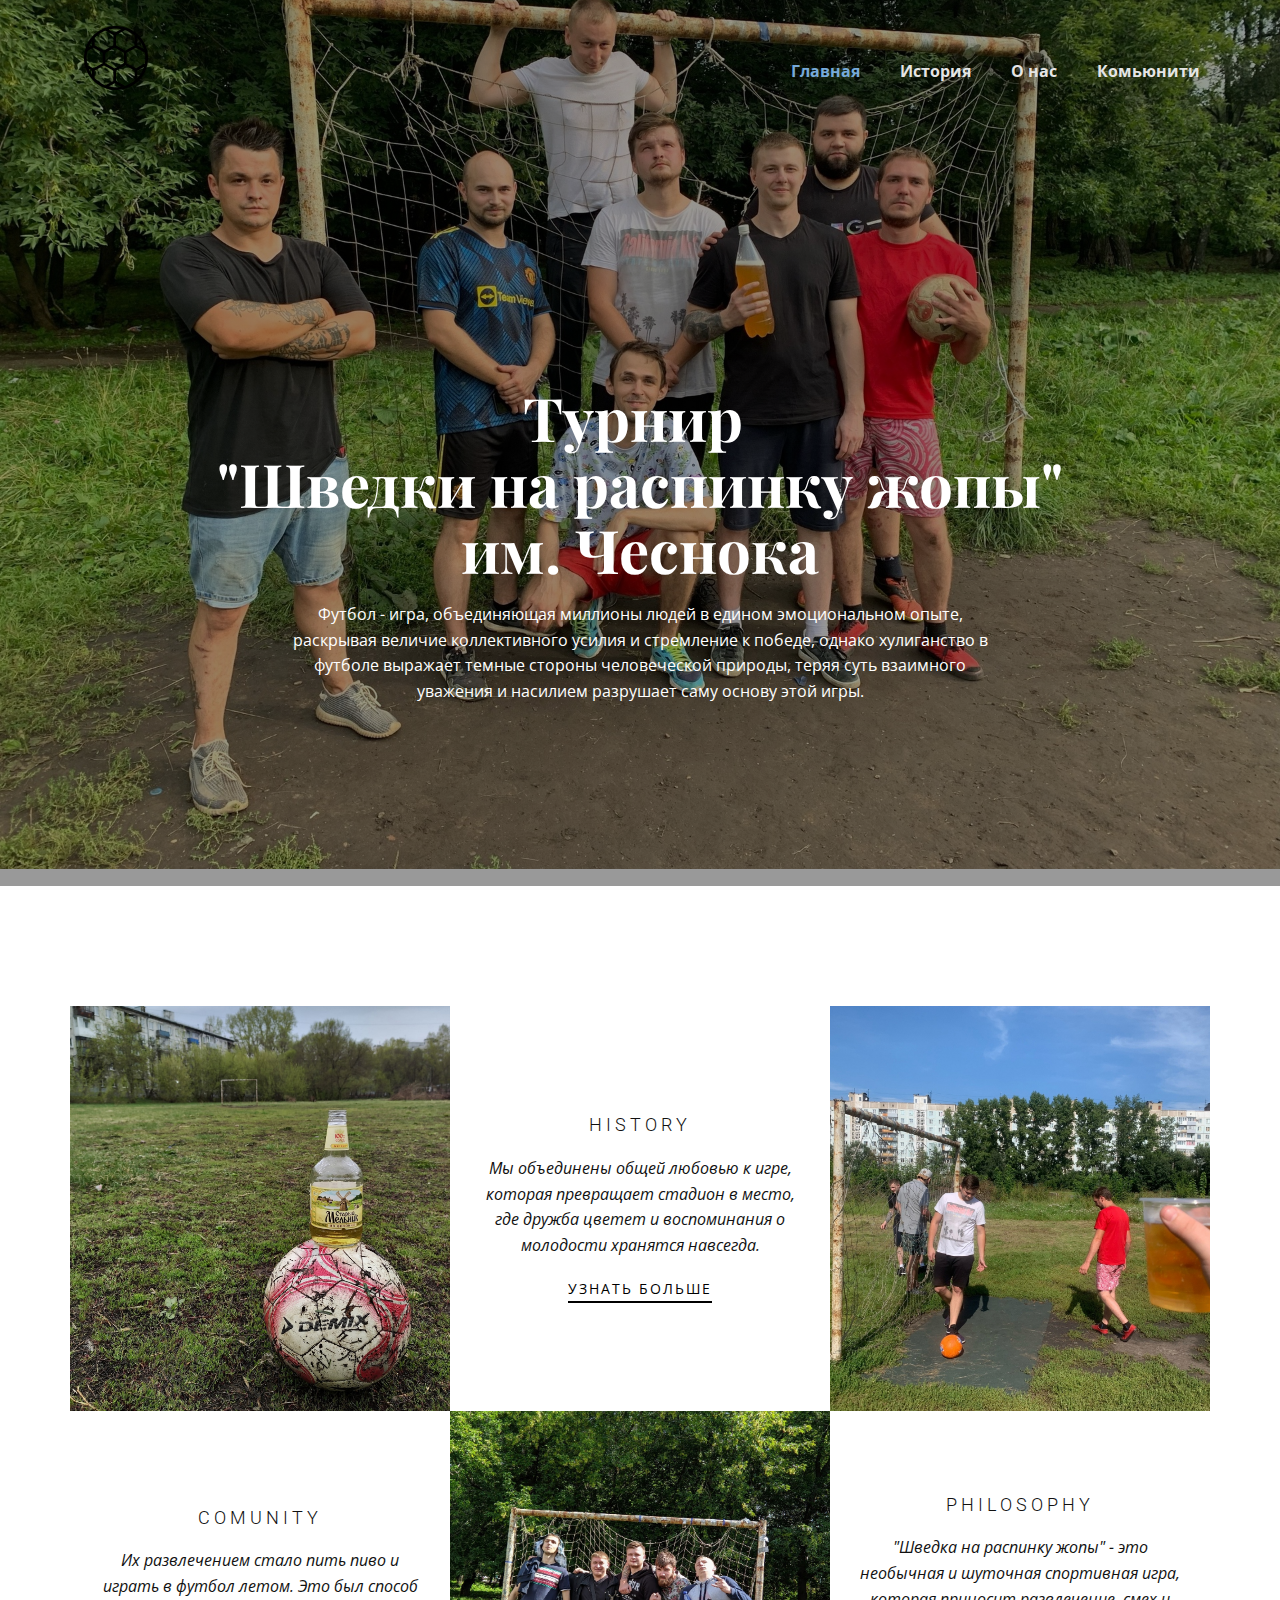
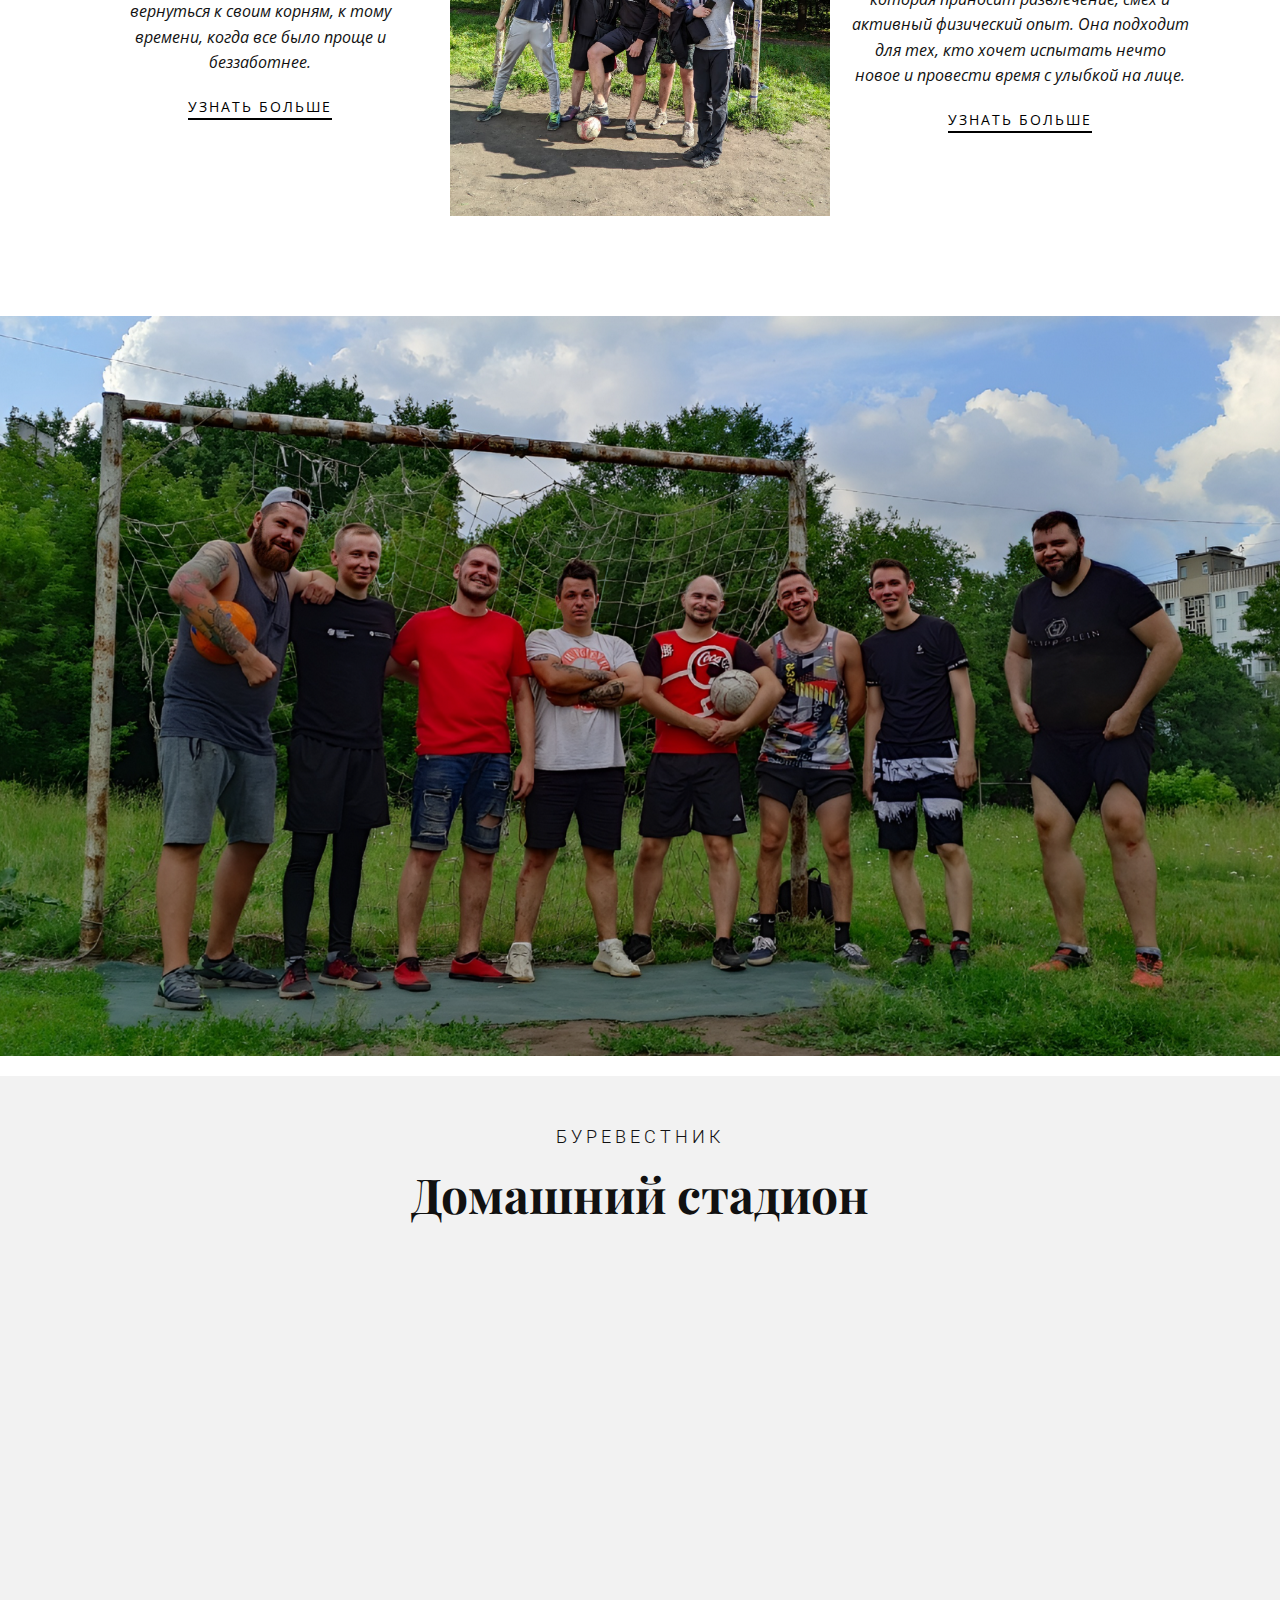
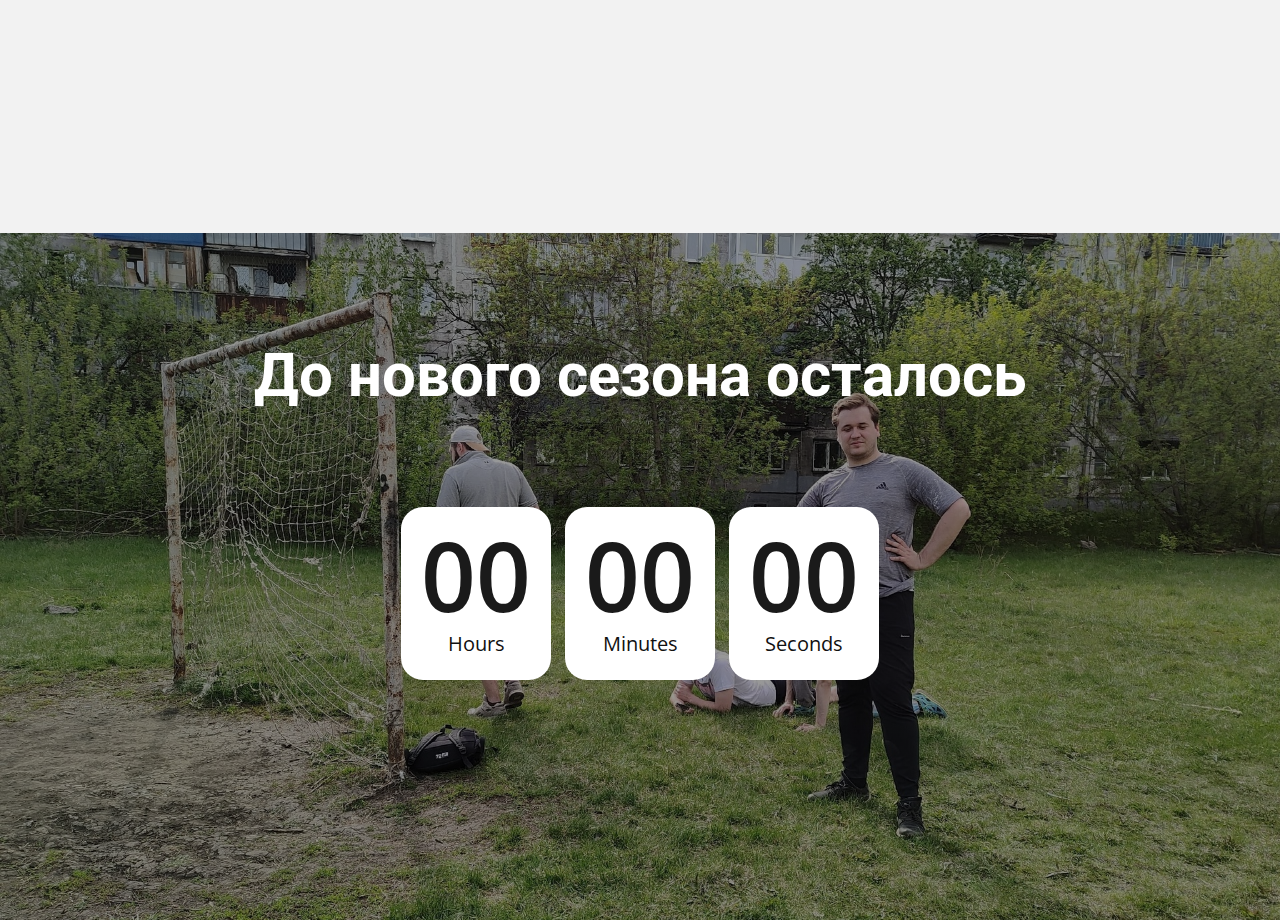
<file: index.html>
<!DOCTYPE html>
<html style="font-size: 16px;" lang="ru"><head>
    <meta name="viewport" content="width=device-width, initial-scale=1.0">
    <meta charset="utf-8">
    <meta name="keywords" content="One Step to Making a Good Start, Delicious From The Chef, Health is the most precious, Reviews, Learn&nbsp;Cooking&nbsp;Online">
    <meta name="description" content="">
    <title>Главная</title>
    <link rel="stylesheet" href="nicepage.css" media="screen">
<link rel="stylesheet" href="Главная.css" media="screen">
    <script class="u-script" type="text/javascript" src="jquery.js" defer=""></script>
    <script class="u-script" type="text/javascript" src="nicepage.js" defer=""></script>
    <meta name="generator" content="Nicepage 6.2.1, nicepage.com">
    <link id="u-theme-google-font" rel="stylesheet" href="https://fonts.googleapis.com/css?family=Roboto:100,100i,300,300i,400,400i,500,500i,700,700i,900,900i|Open+Sans:300,300i,400,400i,500,500i,600,600i,700,700i,800,800i">
    <link id="u-page-google-font" rel="stylesheet" href="https://fonts.googleapis.com/css?family=Playfair+Display:400,400i,500,500i,600,600i,700,700i,800,800i,900,900i">
    
    
    
    
    
    
    
    <script type="application/ld+json">{
		"@context": "http://schema.org",
		"@type": "Organization",
		"name": "",
		"logo": "images/pngwing.com.png"
}</script>
    <meta name="theme-color" content="#478ac9">
    <meta property="og:title" content="Главная">
    <meta property="og:type" content="website">
  <meta data-intl-tel-input-cdn-path="intlTelInput/"></head>
  <body data-home-page="Главная.html" data-home-page-title="Главная" data-path-to-root="./" data-include-products="false" class="u-body u-overlap u-xl-mode" data-lang="ru"><header class="u-clearfix u-header u-header" id="sec-965c"><div class="u-clearfix u-sheet u-sheet-1">

<!-- Yandex.Metrika counter -->
<script type="text/javascript" >
   (function(m,e,t,r,i,k,a){m[i]=m[i]||function(){(m[i].a=m[i].a||[]).push(arguments)};
   m[i].l=1*new Date();
   for (var j = 0; j < document.scripts.length; j++) {if (document.scripts[j].src === r) { return; }}
   k=e.createElement(t),a=e.getElementsByTagName(t)[0],k.async=1,k.src=r,a.parentNode.insertBefore(k,a)})
   (window, document, "script", "https://mc.yandex.ru/metrika/tag.js", "ym");

   ym(96059435, "init", {
        clickmap:true,
        trackLinks:true,
        accurateTrackBounce:true,
        webvisor:true
   });
</script>
<noscript><div><img src="https://mc.yandex.ru/watch/96059435" style="position:absolute; left:-9999px;" alt="" /></div></noscript>
<!-- /Yandex.Metrika counter -->


        <a href="https://nicepage.com" class="u-image u-logo u-image-1" data-image-width="512" data-image-height="512">
          <img src="images/pngwing.com.png" class="u-logo-image u-logo-image-1">
        </a>
        <nav class="u-menu u-menu-one-level u-offcanvas u-menu-1" data-responsive-from="MD">
          <div class="menu-collapse" style="font-size: 1rem; letter-spacing: 0px; font-weight: 700;">
            <a class="u-button-style u-custom-active-border-color u-custom-active-color u-custom-border u-custom-border-color u-custom-borders u-custom-color u-custom-hover-border-color u-custom-hover-color u-custom-left-right-menu-spacing u-custom-padding-bottom u-custom-text-active-color u-custom-text-color u-custom-text-hover-color u-custom-top-bottom-menu-spacing u-nav-link u-text-active-palette-1-base u-text-hover-palette-2-base u-text-palette-1-light-2" href="#">
              <svg class="u-svg-link" viewBox="0 0 24 24"><use xmlns:xlink="http://www.w3.org/1999/xlink" xlink:href="#menu-hamburger"></use></svg>
              <svg class="u-svg-content" version="1.1" id="menu-hamburger" viewBox="0 0 16 16" x="0px" y="0px" xmlns:xlink="http://www.w3.org/1999/xlink" xmlns="http://www.w3.org/2000/svg"><g><rect y="1" width="16" height="2"></rect><rect y="7" width="16" height="2"></rect><rect y="13" width="16" height="2"></rect>
</g></svg>
            </a>
          </div>
          <div class="u-custom-menu u-nav-container">
            <ul class="u-nav u-spacing-20 u-unstyled u-nav-1"><li class="u-nav-item"><a class="u-border-active-palette-1-base u-border-hover-palette-1-base u-button-style u-nav-link u-text-active-palette-1-light-1 u-text-grey-10 u-text-hover-palette-1-light-2" href="Главная.html" style="padding: 10px;">Главная</a>
</li><li class="u-nav-item"><a class="u-border-active-palette-1-base u-border-hover-palette-1-base u-button-style u-nav-link u-text-active-palette-1-light-1 u-text-grey-10 u-text-hover-palette-1-light-2" href="История.html" style="padding: 10px;">История</a>
</li><li class="u-nav-item"><a class="u-border-active-palette-1-base u-border-hover-palette-1-base u-button-style u-nav-link u-text-active-palette-1-light-1 u-text-grey-10 u-text-hover-palette-1-light-2" href="О-нас.html" style="padding: 10px;">О нас</a>
</li><li class="u-nav-item"><a class="u-border-active-palette-1-base u-border-hover-palette-1-base u-button-style u-nav-link u-text-active-palette-1-light-1 u-text-grey-10 u-text-hover-palette-1-light-2" href="Комьюнити.html" style="padding: 10px;">Комьюнити</a>
</li></ul>
          </div>
          <div class="u-custom-menu u-nav-container-collapse">
            <div class="u-black u-container-style u-inner-container-layout u-opacity u-opacity-95 u-sidenav">
              <div class="u-inner-container-layout u-sidenav-overflow">
                <div class="u-menu-close"></div>
                <ul class="u-align-center u-nav u-popupmenu-items u-unstyled u-nav-2"><li class="u-nav-item"><a class="u-button-style u-nav-link" href="Главная.html">Главная</a>
</li><li class="u-nav-item"><a class="u-button-style u-nav-link" href="История.html">История</a>
</li><li class="u-nav-item"><a class="u-button-style u-nav-link" href="О-нас.html">О нас</a>
</li><li class="u-nav-item"><a class="u-button-style u-nav-link" href="Комьюнити.html">Комьюнити</a>
</li></ul>
              </div>
            </div>
            <div class="u-black u-menu-overlay u-opacity u-opacity-70"></div>
          </div>
        </nav>
      </div></header>
    <section class="skrollable u-align-center u-clearfix u-image u-parallax u-shading u-section-1" id="carousel_548d" data-image-width="2560" data-image-height="1920">
      <div class="u-clearfix u-sheet u-sheet-1">
        <h1 class="u-custom-font u-font-playfair-display u-text u-text-1">Турнир&nbsp;<br>"Шведки на распинку жопы" им. Чеснока
        </h1>
        <p class="u-text u-text-2"> Футбол - игра, объединяющая миллионы людей в едином эмоциональном опыте, раскрывая величие коллективного усилия и стремление к победе, однако хулиганство в футболе выражает темные стороны человеческой природы, теряя суть взаимного уважения и насилием разрушает саму основу этой игры.</p>
      </div>
    </section>
    <section class="u-clearfix u-section-2" id="carousel_2722">
      <div class="u-clearfix u-sheet u-sheet-1">
        <div class="data-layout-selected u-clearfix u-expanded-width u-layout-wrap u-layout-wrap-1">
          <div class="u-layout">
            <div class="u-layout-col">
              <div class="u-size-30">
                <div class="u-layout-row">
                  <div class="u-container-style u-image u-layout-cell u-left-cell u-size-20 u-image-1" data-image-width="1620" data-image-height="2160">
                    <div class="u-container-layout u-container-layout-1"></div>
                  </div>
                  <div class="u-container-style u-layout-cell u-size-20 u-layout-cell-2">
                    <div class="u-container-layout u-valign-middle u-container-layout-2">
                      <h6 class="u-align-center u-text u-text-default u-text-1">history</h6>
                      <p class="u-align-center u-text u-text-default u-text-2"> Мы объединены общей любовью к игре, которая превращает стадион в место, где дружба цветет и воспоминания о молодости хранятся навсегда.</p>
                      <a href="История.html" class="u-active-none u-border-2 u-border-black u-border-no-left u-border-no-right u-border-no-top u-btn u-btn-rectangle u-button-style u-hover-none u-none u-btn-1">Узнать больше</a>
                    </div>
                  </div>
                  <div class="u-container-style u-image u-layout-cell u-right-cell u-size-20 u-image-2" data-image-width="2560" data-image-height="1920">
                    <div class="u-container-layout u-container-layout-3"></div>
                  </div>
                </div>
              </div>
              <div class="u-size-30">
                <div class="u-layout-row">
                  <div class="u-container-style u-layout-cell u-left-cell u-size-20 u-layout-cell-4">
                    <div class="u-container-layout u-valign-middle u-container-layout-4">
                      <h6 class="u-align-center u-text u-text-default u-text-3">comunity</h6>
                      <p class="u-align-center u-text u-text-default u-text-4"> Их развлечением стало пить пиво и играть в футбол летом. Это был способ вернуться к своим корням, к тому времени, когда все было проще и беззаботнее.</p>
                      <a href="Комьюнити.html" class="u-active-none u-border-2 u-border-black u-border-no-left u-border-no-right u-border-no-top u-btn u-btn-rectangle u-button-style u-hover-none u-none u-btn-2">Узнать больше</a>
                    </div>
                  </div>
                  <div class="u-container-style u-image u-layout-cell u-size-20 u-image-3" data-image-width="1200" data-image-height="1600">
                    <div class="u-container-layout u-container-layout-5"></div>
                  </div>
                  <div class="u-container-style u-layout-cell u-right-cell u-size-20 u-layout-cell-6">
                    <div class="u-container-layout u-valign-middle u-container-layout-6">
                      <h6 class="u-align-center u-text u-text-default u-text-5">philosophy</h6>
                      <p class="u-align-center u-text u-text-6"> "Шведка на распинку жопы" - это необычная и шуточная спортивная игра, которая приносит развлечение, смех и активный физический опыт. Она подходит для тех, кто хочет испытать нечто новое и провести время с улыбкой на лице.</p>
                      <a href="О-нас.html" class="u-active-none u-border-2 u-border-black u-border-no-left u-border-no-right u-border-no-top u-btn u-btn-rectangle u-button-style u-hover-none u-none u-btn-3">Узнать больше</a>
                    </div>
                  </div>
                </div>
              </div>
            </div>
          </div>
        </div>
      </div>
    </section>
    <section class="u-align-right u-clearfix u-image u-section-3" id="carousel_096e" data-image-width="2399" data-image-height="1211">
      <div class="u-clearfix u-sheet u-sheet-1"></div>
    </section>
    <section class="u-align-center u-clearfix u-grey-5 u-section-4" id="carousel_f940">
      <div class="u-clearfix u-sheet u-sheet-1">
        <h6 class="u-text u-text-default u-text-1">Буревестник</h6>
        <h2 class="u-custom-font u-font-playfair-display u-text u-text-default u-text-2">Домашний стадион</h2>
        <div class="custom-expanded u-clearfix u-custom-html u-expanded-width-lg u-expanded-width-md u-expanded-width-sm u-expanded-width-xl u-custom-html-1">
          <iframe src="https://yandex.ru/map-widget/v1/?um=constructor%3A1d4a1881336e30420cac8c381eba4684f690dc2bc367bed4a1143ee29ae1e648&amp;source=constructor" width="100%" height="515" frameborder="0"></iframe>
        </div>
      </div>
    </section>
    <section class="u-align-center u-clearfix u-image u-shading u-section-5" data-image-width="2560" data-image-height="1920" id="sec-7b32">
      <div class="u-clearfix u-sheet u-sheet-1">
        <h2 class="u-text u-text-default u-text-1"> До нового сезона осталось</h2>
        <div class="u-countdown u-countdown-1" data-target-date="Sat, 01 Jun 2024 02:59:13 GMT" data-type="to-date" data-for="everyone" data-time-left="15755m" data-timer-id="5ce0" data-target-number="100" data-direction="down" data-start-time="Fri Nov 26 2021 19:36:26 GMT+0300 (Москва, стандартное время)" data-frequency="1s" data-after-count="none" data-redirect-url="https://" data-count-animation="slide">
          <div class="u-countdown-wrapper u-spacing-14">
            <div class="u-countdown-item u-countdown-years u-hidden u-radius-22 u-spacing-5 u-white u-countdown-item-1">
              <div class="u-countdown-counter u-spacing-0 u-countdown-counter-1"><div class="u-countdown-number u-text-grey-90">0</div><div class="u-countdown-number u-hidden u-text-grey-90">0</div></div>
              <div class="u-countdown-label u-countdown-label-1">Years</div>
            </div>
            <div class="u-countdown-separator u-hidden u-text-grey-90 u-countdown-separator-1"></div>
            <div class="u-countdown-days u-countdown-item u-radius-22 u-spacing-5 u-white u-countdown-item-2">
              <div class="u-countdown-counter u-spacing-0 u-countdown-counter-2"><div class="u-countdown-number u-text-grey-90">1</div><div class="u-countdown-number u-text-grey-90">4</div><div class="u-countdown-number u-text-grey-90">2</div></div>
              <div class="u-countdown-label u-countdown-label-2">Days</div>
            </div>
            <div class="u-countdown-separator u-text-grey-90 u-countdown-separator-2"></div>
            <div class="u-countdown-hours u-countdown-item u-radius-22 u-spacing-5 u-white u-countdown-item-3">
              <div class="u-countdown-counter u-spacing-0 u-countdown-counter-3"><div class="u-countdown-number u-text-grey-90">1</div><div class="u-countdown-number u-text-grey-90">2</div></div>
              <div class="u-countdown-label u-countdown-label-3">Hours</div>
            </div>
            <div class="u-countdown-separator u-text-grey-90 u-countdown-separator-3"></div>
            <div class="u-countdown-item u-countdown-minutes u-radius-22 u-spacing-5 u-white u-countdown-item-4">
              <div class="u-countdown-counter u-spacing-0 u-countdown-counter-4"><div class="u-countdown-number u-text-grey-90">2</div><div class="u-countdown-number u-text-grey-90">3</div></div>
              <div class="u-countdown-label u-countdown-label-4">Minutes</div>
            </div>
            <div class="u-countdown-separator u-text-grey-90 u-countdown-separator-4"></div>
            <div class="u-countdown-item u-countdown-seconds u-radius-22 u-spacing-5 u-white u-countdown-item-5">
              <div class="u-countdown-counter u-spacing-0 u-countdown-counter-5"><div class="u-countdown-number u-text-grey-90">1</div><div class="u-countdown-number u-text-grey-90">6</div></div>
              <div class="u-countdown-label u-countdown-label-5">Seconds</div>
            </div>
            <div class="u-countdown-separator u-hidden u-text-grey-90 u-countdown-separator-5"></div>
            <div class="u-countdown-item u-countdown-numbers u-hidden u-radius-22 u-spacing-5 u-white u-countdown-item-6">
              <div class="u-countdown-counter u-spacing-0 u-countdown-counter-6"><div class="u-countdown-number u-text-grey-90">0</div><div class="u-countdown-number u-text-grey-90">0</div><div class="u-countdown-number u-text-grey-90">1</div><div class="u-countdown-number u-text-grey-90">0</div><div class="u-countdown-number u-text-grey-90">0</div></div>
              <div class="u-countdown-label u-countdown-label-6">Items</div>
            </div>
          </div>
          <div class="u-countdown-message u-hidden">
            <p>Sorry, the time is up.</p>
          </div>
        </div>
      </div>
    </section>
    
    
    
    
  
</body></html>
</file>
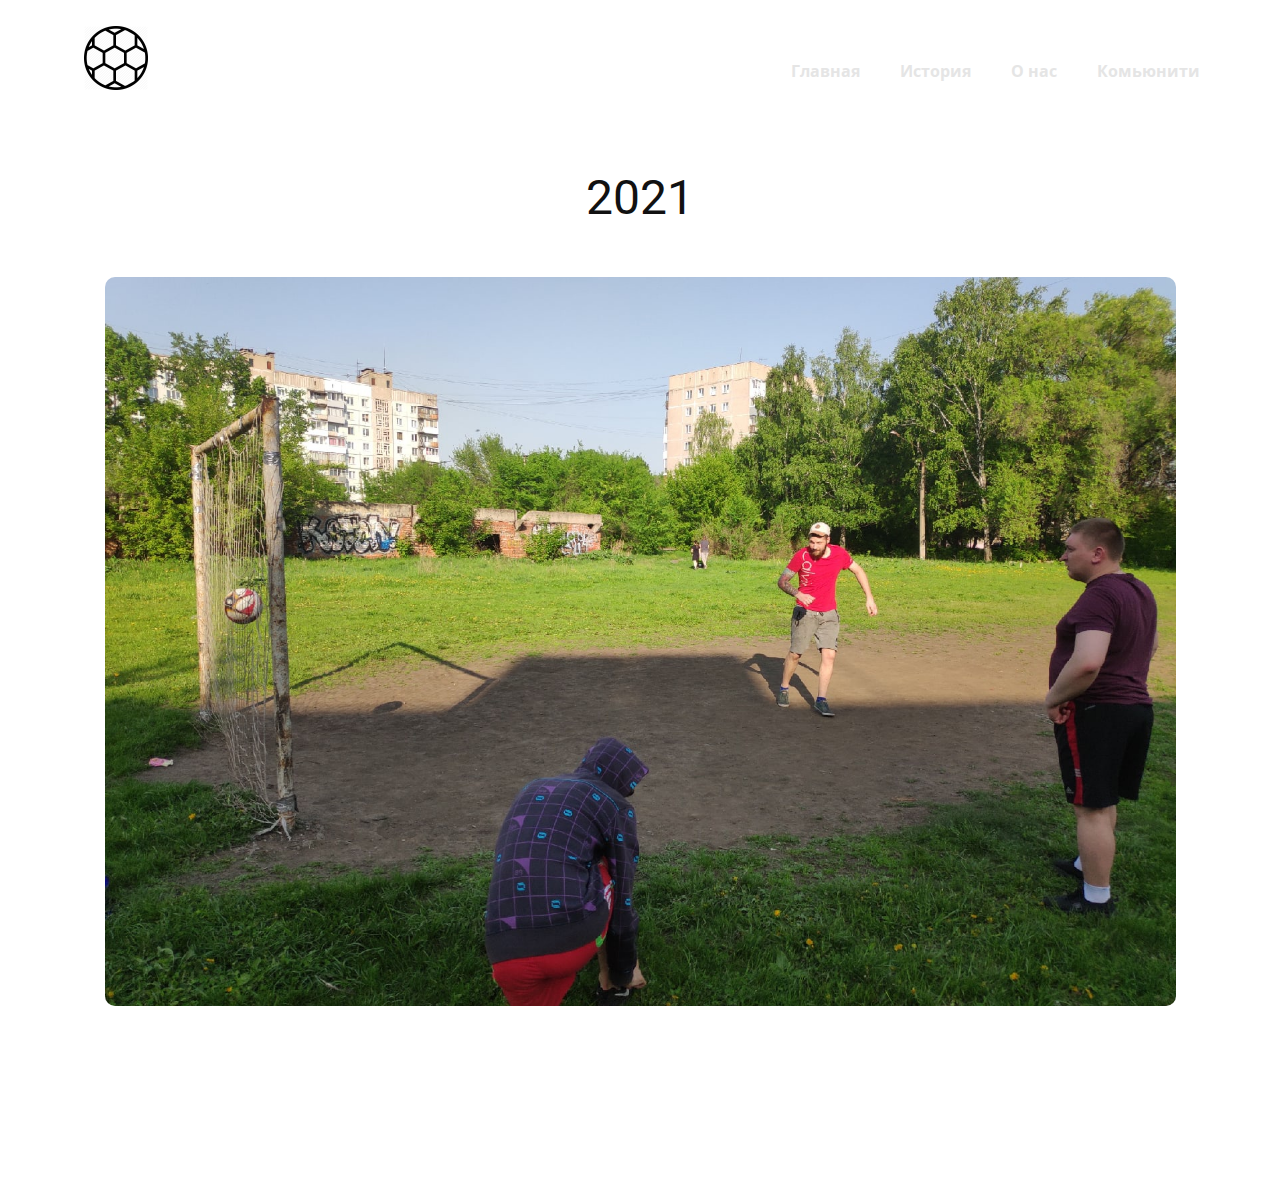
<file: 2021.html>
<!DOCTYPE html>
<html style="font-size: 16px;" lang="ru"><head>
    <meta name="viewport" content="width=device-width, initial-scale=1.0">
    <meta charset="utf-8">
    <meta name="keywords" content="2023">
    <meta name="description" content="">
    <title>2021</title>
    <link rel="stylesheet" href="nicepage.css" media="screen">
<link rel="stylesheet" href="2021.css" media="screen">
    <script class="u-script" type="text/javascript" src="jquery.js" defer=""></script>
    <script class="u-script" type="text/javascript" src="nicepage.js" defer=""></script>
    <meta name="generator" content="Nicepage 6.2.1, nicepage.com">
    <link id="u-theme-google-font" rel="stylesheet" href="https://fonts.googleapis.com/css?family=Roboto:100,100i,300,300i,400,400i,500,500i,700,700i,900,900i|Open+Sans:300,300i,400,400i,500,500i,600,600i,700,700i,800,800i">
    
    
    
    <script type="application/ld+json">{
		"@context": "http://schema.org",
		"@type": "Organization",
		"name": "",
		"logo": "images/pngwing.com.png"
}</script>
    <meta name="theme-color" content="#478ac9">
    <meta property="og:title" content="2021">
    <meta property="og:type" content="website">
  <meta data-intl-tel-input-cdn-path="intlTelInput/"></head>
  <body data-path-to-root="./" data-include-products="false" class="u-body u-xl-mode" data-lang="ru"><header class="u-clearfix u-header u-header" id="sec-965c"><div class="u-clearfix u-sheet u-sheet-1">
        <a href="https://nicepage.com" class="u-image u-logo u-image-1" data-image-width="512" data-image-height="512">
          <img src="images/pngwing.com.png" class="u-logo-image u-logo-image-1">
        </a>
        <nav class="u-menu u-menu-one-level u-offcanvas u-menu-1" data-responsive-from="MD">
          <div class="menu-collapse" style="font-size: 1rem; letter-spacing: 0px; font-weight: 700;">
            <a class="u-button-style u-custom-active-border-color u-custom-active-color u-custom-border u-custom-border-color u-custom-borders u-custom-color u-custom-hover-border-color u-custom-hover-color u-custom-left-right-menu-spacing u-custom-padding-bottom u-custom-text-active-color u-custom-text-color u-custom-text-hover-color u-custom-top-bottom-menu-spacing u-nav-link u-text-active-palette-1-base u-text-hover-palette-2-base u-text-palette-1-light-2" href="#">
              <svg class="u-svg-link" viewBox="0 0 24 24"><use xmlns:xlink="http://www.w3.org/1999/xlink" xlink:href="#menu-hamburger"></use></svg>
              <svg class="u-svg-content" version="1.1" id="menu-hamburger" viewBox="0 0 16 16" x="0px" y="0px" xmlns:xlink="http://www.w3.org/1999/xlink" xmlns="http://www.w3.org/2000/svg"><g><rect y="1" width="16" height="2"></rect><rect y="7" width="16" height="2"></rect><rect y="13" width="16" height="2"></rect>
</g></svg>
            </a>
          </div>
          <div class="u-custom-menu u-nav-container">
            <ul class="u-nav u-spacing-20 u-unstyled u-nav-1"><li class="u-nav-item"><a class="u-border-active-palette-1-base u-border-hover-palette-1-base u-button-style u-nav-link u-text-active-palette-1-light-1 u-text-grey-10 u-text-hover-palette-1-light-2" href="Главная.html" style="padding: 10px;">Главная</a>
</li><li class="u-nav-item"><a class="u-border-active-palette-1-base u-border-hover-palette-1-base u-button-style u-nav-link u-text-active-palette-1-light-1 u-text-grey-10 u-text-hover-palette-1-light-2" href="История.html" style="padding: 10px;">История</a>
</li><li class="u-nav-item"><a class="u-border-active-palette-1-base u-border-hover-palette-1-base u-button-style u-nav-link u-text-active-palette-1-light-1 u-text-grey-10 u-text-hover-palette-1-light-2" href="О-нас.html" style="padding: 10px;">О нас</a>
</li><li class="u-nav-item"><a class="u-border-active-palette-1-base u-border-hover-palette-1-base u-button-style u-nav-link u-text-active-palette-1-light-1 u-text-grey-10 u-text-hover-palette-1-light-2" href="Комьюнити.html" style="padding: 10px;">Комьюнити</a>
</li></ul>
          </div>
          <div class="u-custom-menu u-nav-container-collapse">
            <div class="u-black u-container-style u-inner-container-layout u-opacity u-opacity-95 u-sidenav">
              <div class="u-inner-container-layout u-sidenav-overflow">
                <div class="u-menu-close"></div>
                <ul class="u-align-center u-nav u-popupmenu-items u-unstyled u-nav-2"><li class="u-nav-item"><a class="u-button-style u-nav-link" href="Главная.html">Главная</a>
</li><li class="u-nav-item"><a class="u-button-style u-nav-link" href="История.html">История</a>
</li><li class="u-nav-item"><a class="u-button-style u-nav-link" href="О-нас.html">О нас</a>
</li><li class="u-nav-item"><a class="u-button-style u-nav-link" href="Комьюнити.html">Комьюнити</a>
</li></ul>
              </div>
            </div>
            <div class="u-black u-menu-overlay u-opacity u-opacity-70"></div>
          </div>
        </nav>
      </div></header>
    <section class="u-align-center u-clearfix u-section-1" id="sec-7f35">
      <div class="u-clearfix u-sheet u-sheet-1">
        <h1 class="u-text u-text-default u-text-1">2021</h1>
        <img class="u-expanded-width-xs u-image u-image-round u-radius u-image-1" src="images/7.jpg" data-image-width="1600" data-image-height="1200">
      </div>
    </section>
    
    
    

  
</body></html>
</file>
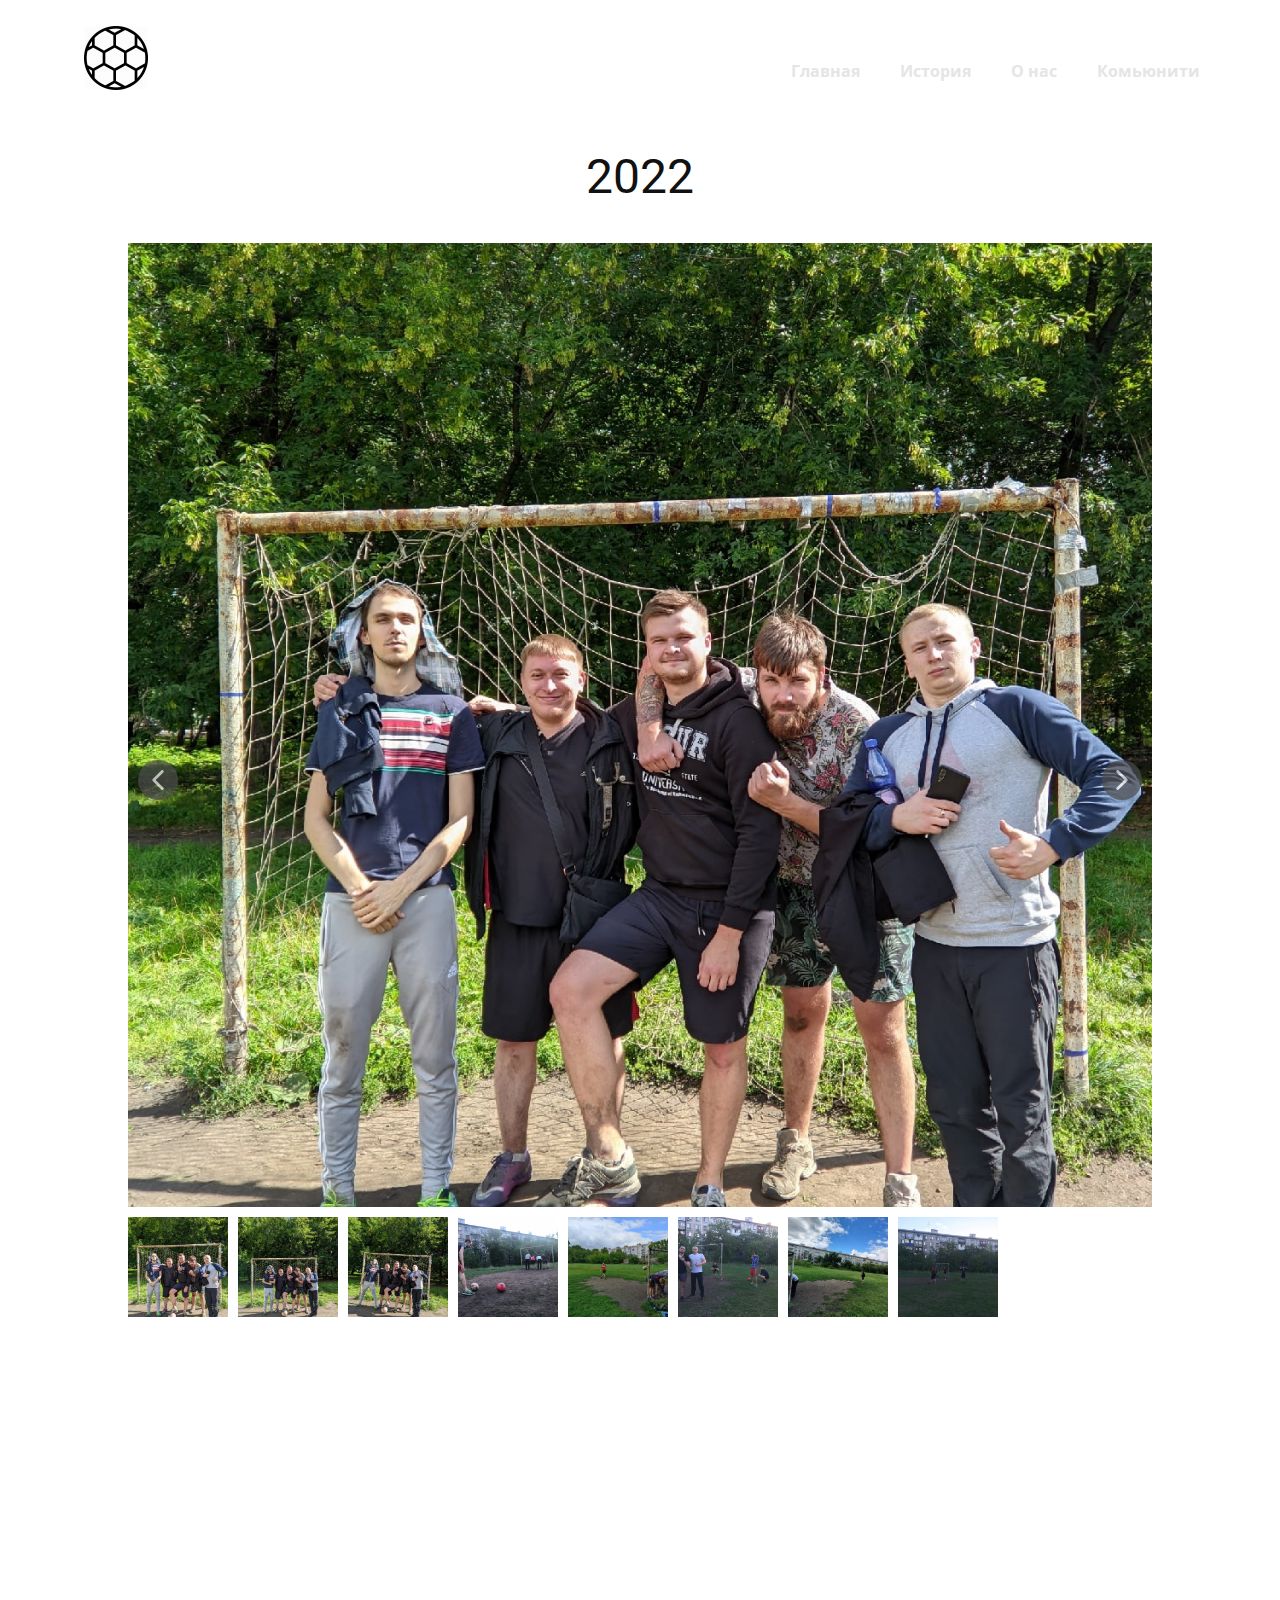
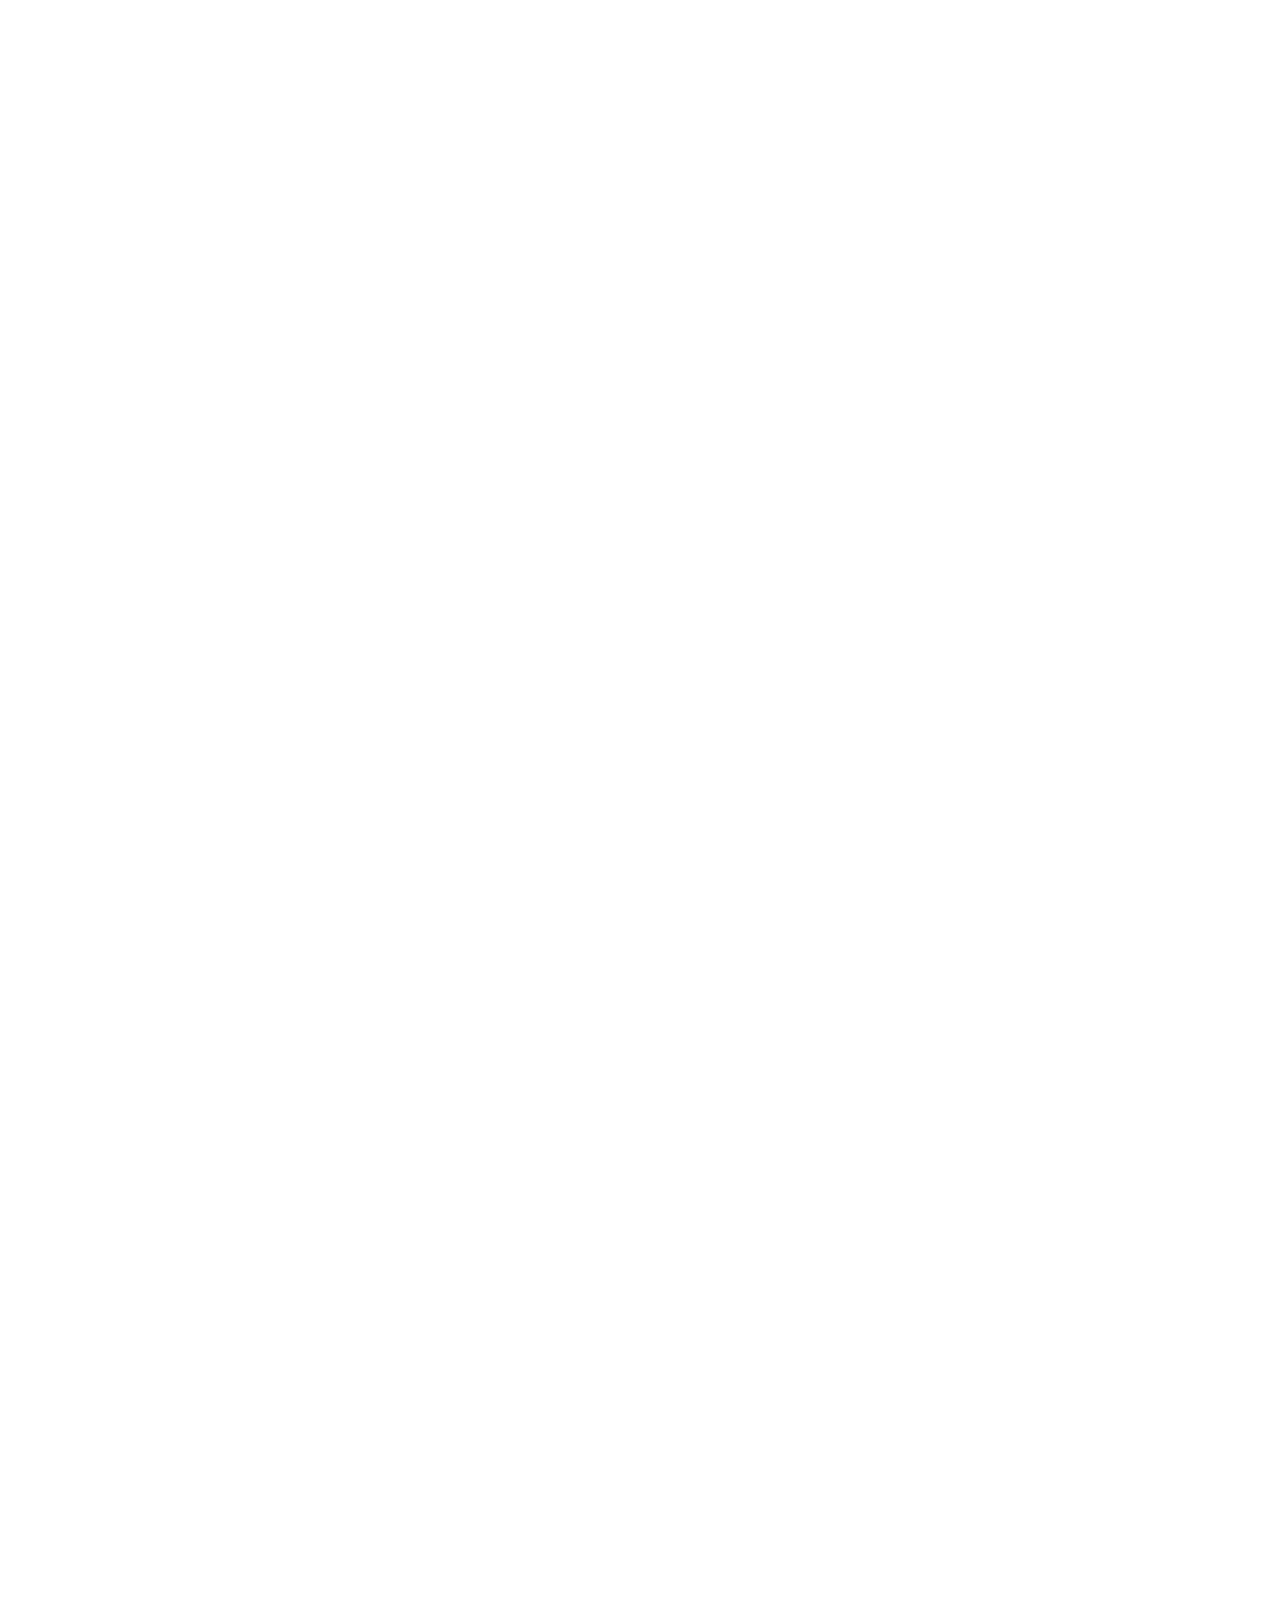
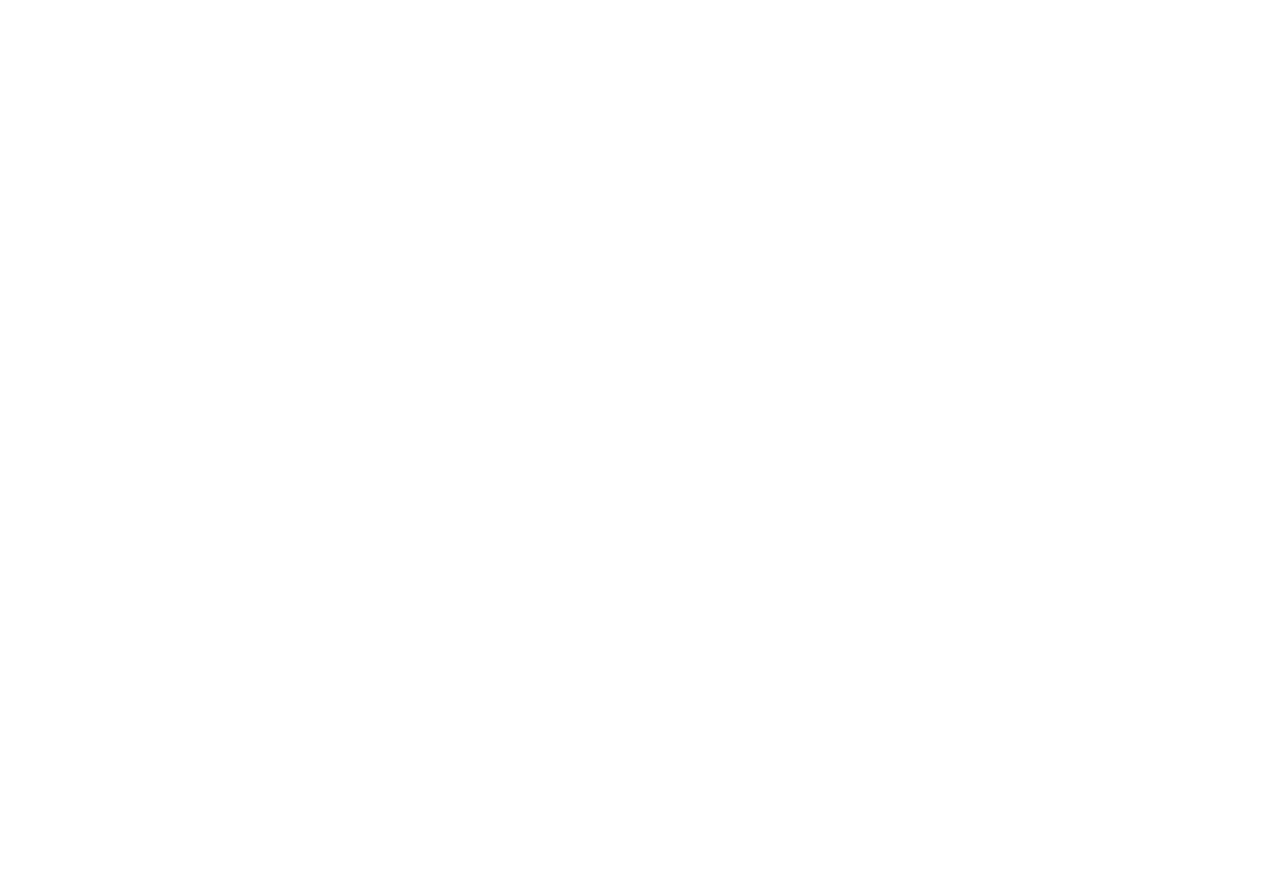
<file: 2022.html>
<!DOCTYPE html>
<html style="font-size: 16px;" lang="ru"><head>
    <meta name="viewport" content="width=device-width, initial-scale=1.0">
    <meta charset="utf-8">
    <meta name="keywords" content="2023">
    <meta name="description" content="">
    <title>2022</title>
    <link rel="stylesheet" href="nicepage.css" media="screen">
<link rel="stylesheet" href="2022.css" media="screen">
    <script class="u-script" type="text/javascript" src="jquery.js" defer=""></script>
    <script class="u-script" type="text/javascript" src="nicepage.js" defer=""></script>
    <meta name="generator" content="Nicepage 6.2.1, nicepage.com">
    <link id="u-theme-google-font" rel="stylesheet" href="https://fonts.googleapis.com/css?family=Roboto:100,100i,300,300i,400,400i,500,500i,700,700i,900,900i|Open+Sans:300,300i,400,400i,500,500i,600,600i,700,700i,800,800i">
    
    
    
    <script type="application/ld+json">{
		"@context": "http://schema.org",
		"@type": "Organization",
		"name": "",
		"logo": "images/pngwing.com.png"
}</script>
    <meta name="theme-color" content="#478ac9">
    <meta property="og:title" content="2022">
    <meta property="og:type" content="website">
  <meta data-intl-tel-input-cdn-path="intlTelInput/"></head>
  <body data-path-to-root="./" data-include-products="false" class="u-body u-xl-mode" data-lang="ru"><header class="u-clearfix u-header u-header" id="sec-965c"><div class="u-clearfix u-sheet u-sheet-1">
        <a href="https://nicepage.com" class="u-image u-logo u-image-1" data-image-width="512" data-image-height="512">
          <img src="images/pngwing.com.png" class="u-logo-image u-logo-image-1">
        </a>
        <nav class="u-menu u-menu-one-level u-offcanvas u-menu-1" data-responsive-from="MD">
          <div class="menu-collapse" style="font-size: 1rem; letter-spacing: 0px; font-weight: 700;">
            <a class="u-button-style u-custom-active-border-color u-custom-active-color u-custom-border u-custom-border-color u-custom-borders u-custom-color u-custom-hover-border-color u-custom-hover-color u-custom-left-right-menu-spacing u-custom-padding-bottom u-custom-text-active-color u-custom-text-color u-custom-text-hover-color u-custom-top-bottom-menu-spacing u-nav-link u-text-active-palette-1-base u-text-hover-palette-2-base u-text-palette-1-light-2" href="#">
              <svg class="u-svg-link" viewBox="0 0 24 24"><use xmlns:xlink="http://www.w3.org/1999/xlink" xlink:href="#menu-hamburger"></use></svg>
              <svg class="u-svg-content" version="1.1" id="menu-hamburger" viewBox="0 0 16 16" x="0px" y="0px" xmlns:xlink="http://www.w3.org/1999/xlink" xmlns="http://www.w3.org/2000/svg"><g><rect y="1" width="16" height="2"></rect><rect y="7" width="16" height="2"></rect><rect y="13" width="16" height="2"></rect>
</g></svg>
            </a>
          </div>
          <div class="u-custom-menu u-nav-container">
            <ul class="u-nav u-spacing-20 u-unstyled u-nav-1"><li class="u-nav-item"><a class="u-border-active-palette-1-base u-border-hover-palette-1-base u-button-style u-nav-link u-text-active-palette-1-light-1 u-text-grey-10 u-text-hover-palette-1-light-2" href="Главная.html" style="padding: 10px;">Главная</a>
</li><li class="u-nav-item"><a class="u-border-active-palette-1-base u-border-hover-palette-1-base u-button-style u-nav-link u-text-active-palette-1-light-1 u-text-grey-10 u-text-hover-palette-1-light-2" href="История.html" style="padding: 10px;">История</a>
</li><li class="u-nav-item"><a class="u-border-active-palette-1-base u-border-hover-palette-1-base u-button-style u-nav-link u-text-active-palette-1-light-1 u-text-grey-10 u-text-hover-palette-1-light-2" href="О-нас.html" style="padding: 10px;">О нас</a>
</li><li class="u-nav-item"><a class="u-border-active-palette-1-base u-border-hover-palette-1-base u-button-style u-nav-link u-text-active-palette-1-light-1 u-text-grey-10 u-text-hover-palette-1-light-2" href="Комьюнити.html" style="padding: 10px;">Комьюнити</a>
</li></ul>
          </div>
          <div class="u-custom-menu u-nav-container-collapse">
            <div class="u-black u-container-style u-inner-container-layout u-opacity u-opacity-95 u-sidenav">
              <div class="u-inner-container-layout u-sidenav-overflow">
                <div class="u-menu-close"></div>
                <ul class="u-align-center u-nav u-popupmenu-items u-unstyled u-nav-2"><li class="u-nav-item"><a class="u-button-style u-nav-link" href="Главная.html">Главная</a>
</li><li class="u-nav-item"><a class="u-button-style u-nav-link" href="История.html">История</a>
</li><li class="u-nav-item"><a class="u-button-style u-nav-link" href="О-нас.html">О нас</a>
</li><li class="u-nav-item"><a class="u-button-style u-nav-link" href="Комьюнити.html">Комьюнити</a>
</li></ul>
              </div>
            </div>
            <div class="u-black u-menu-overlay u-opacity u-opacity-70"></div>
          </div>
        </nav>
      </div></header>
    <section class="u-align-center u-clearfix u-section-1" id="sec-7f35">
      <div class="u-clearfix u-sheet u-sheet-1">
        <h1 class="u-text u-text-default u-text-1">2022<br>
        </h1>
        <div class="custom-expanded u-carousel u-gallery u-layout-thumbnails u-lightbox u-no-transition u-show-text-always u-gallery-1" id="carousel-f052" data-interval="5000" data-u-ride="carousel">
          <div class="u-carousel-inner u-gallery-inner" role="listbox">
            <div class="u-active u-carousel-item u-gallery-item u-carousel-item-1" data-image-width="2560" data-image-height="1920">
              <div class="u-back-slide" data-image-width="1200" data-image-height="1600">
                <img class="u-back-image u-expanded" src="images/81.jpg">
              </div>
              <div class="u-over-slide u-over-slide-1"></div>
              <style data-mode="XL" data-visited="true"></style>
              <style data-mode="LG"></style>
              <style data-mode="MD"></style>
              <style data-mode="SM"></style>
              <style data-mode="XS" data-visited="true"></style>
            </div>
            <div class="u-carousel-item u-gallery-item u-carousel-item-2" data-image-width="1200" data-image-height="1600">
              <div class="u-back-slide" data-image-width="1200" data-image-height="1600">
                <img class="u-back-image u-expanded" src="images/82.jpg">
              </div>
              <div class="u-over-slide u-over-slide-2"></div>
              <style data-mode="XL"></style>
              <style data-mode="LG"></style>
              <style data-mode="MD"></style>
              <style data-mode="SM"></style>
              <style data-mode="XS"></style>
            </div>
            <div class="u-carousel-item u-gallery-item u-carousel-item-3" data-image-width="1200" data-image-height="1600">
              <div class="u-back-slide">
                <img class="u-back-image u-expanded" src="images/83.jpg">
              </div>
              <div class="u-over-slide u-over-slide-3"></div>
              <style data-mode="XL"></style>
              <style data-mode="LG"></style>
              <style data-mode="MD"></style>
              <style data-mode="SM"></style>
              <style data-mode="XS"></style>
            </div>
            <div class="u-carousel-item u-gallery-item u-carousel-item-4" data-image-width="2560" data-image-height="1920">
              <div class="u-back-slide">
                <img class="u-back-image u-expanded" src="images/85.jpg">
              </div>
              <div class="u-over-slide u-over-slide-4"></div>
              <style data-mode="XL"></style>
              <style data-mode="LG"></style>
              <style data-mode="MD"></style>
              <style data-mode="SM"></style>
              <style data-mode="XS"></style>
            </div>
            <div class="u-carousel-item u-gallery-item u-carousel-item-5" data-image-width="1600" data-image-height="1200">
              <div class="u-back-slide">
                <img class="u-back-image u-expanded" src="images/84.jpg">
              </div>
              <div class="u-over-slide u-over-slide-5"></div>
              <style data-mode="XL"></style>
              <style data-mode="LG"></style>
              <style data-mode="MD"></style>
              <style data-mode="SM"></style>
              <style data-mode="XS"></style>
            </div>
            <div class="u-carousel-item u-gallery-item u-carousel-item-6" data-image-width="1920" data-image-height="1440">
              <div class="u-back-slide">
                <img class="u-back-image u-expanded" src="images/87.jpg">
              </div>
              <div class="u-over-slide u-over-slide-6"></div>
              <style data-mode="XL"></style>
              <style data-mode="LG"></style>
              <style data-mode="MD"></style>
              <style data-mode="SM"></style>
              <style data-mode="XS"></style>
            </div>
            <div class="u-carousel-item u-gallery-item u-carousel-item-7" data-image-width="1600" data-image-height="1200">
              <div class="u-back-slide">
                <img class="u-back-image u-expanded" src="images/89.jpg">
              </div>
              <div class="u-over-slide u-over-slide-7"></div>
              <style data-mode="XL"></style>
              <style data-mode="LG"></style>
              <style data-mode="MD"></style>
              <style data-mode="SM"></style>
              <style data-mode="XS"></style>
            </div>
            <div class="u-carousel-item u-gallery-item u-carousel-item-8" data-image-width="1920" data-image-height="1440">
              <div class="u-back-slide">
                <img class="u-back-image u-expanded" src="images/86.jpg">
              </div>
              <div class="u-over-slide u-over-slide-8"></div>
              <style data-mode="XL"></style>
              <style data-mode="LG"></style>
              <style data-mode="MD"></style>
              <style data-mode="SM"></style>
              <style data-mode="XS"></style>
            </div>
          </div>
          <a class="u-absolute-vcenter u-carousel-control u-carousel-control-prev u-grey-70 u-icon-circle u-opacity u-opacity-70 u-spacing-10 u-text-white u-carousel-control-1" href="#carousel-f052" role="button" data-u-slide="prev">
            <span aria-hidden="true">
              <svg viewBox="0 0 451.847 451.847"><path d="M97.141,225.92c0-8.095,3.091-16.192,9.259-22.366L300.689,9.27c12.359-12.359,32.397-12.359,44.751,0
c12.354,12.354,12.354,32.388,0,44.748L173.525,225.92l171.903,171.909c12.354,12.354,12.354,32.391,0,44.744
c-12.354,12.365-32.386,12.365-44.745,0l-194.29-194.281C100.226,242.115,97.141,234.018,97.141,225.92z"></path></svg>
            </span>
            <span class="sr-only">
              <svg viewBox="0 0 451.847 451.847"><path d="M97.141,225.92c0-8.095,3.091-16.192,9.259-22.366L300.689,9.27c12.359-12.359,32.397-12.359,44.751,0
c12.354,12.354,12.354,32.388,0,44.748L173.525,225.92l171.903,171.909c12.354,12.354,12.354,32.391,0,44.744
c-12.354,12.365-32.386,12.365-44.745,0l-194.29-194.281C100.226,242.115,97.141,234.018,97.141,225.92z"></path></svg>
            </span>
          </a>
          <a class="u-absolute-vcenter u-carousel-control u-carousel-control-next u-grey-70 u-icon-circle u-opacity u-opacity-70 u-spacing-10 u-text-white u-carousel-control-2" href="#carousel-f052" role="button" data-u-slide="next">
            <span aria-hidden="true">
              <svg viewBox="0 0 451.846 451.847"><path d="M345.441,248.292L151.154,442.573c-12.359,12.365-32.397,12.365-44.75,0c-12.354-12.354-12.354-32.391,0-44.744
L278.318,225.92L106.409,54.017c-12.354-12.359-12.354-32.394,0-44.748c12.354-12.359,32.391-12.359,44.75,0l194.287,194.284
c6.177,6.18,9.262,14.271,9.262,22.366C354.708,234.018,351.617,242.115,345.441,248.292z"></path></svg>
            </span>
            <span class="sr-only">
              <svg viewBox="0 0 451.846 451.847"><path d="M345.441,248.292L151.154,442.573c-12.359,12.365-32.397,12.365-44.75,0c-12.354-12.354-12.354-32.391,0-44.744
L278.318,225.92L106.409,54.017c-12.354-12.359-12.354-32.394,0-44.748c12.354-12.359,32.391-12.359,44.75,0l194.287,194.284
c6.177,6.18,9.262,14.271,9.262,22.366C354.708,234.018,351.617,242.115,345.441,248.292z"></path></svg>
            </span>
          </a>
          <ol class="u-carousel-thumbnails u-spacing-10 u-carousel-thumbnails-1">
            <li class="u-active u-carousel-thumbnail u-carousel-thumbnail-1" data-u-target="#carousel-f052" data-u-slide-to="0">
              <img class="u-carousel-thumbnail-image u-image" src="images/81.jpg">
            </li>
            <li class="u-carousel-thumbnail u-carousel-thumbnail-2" data-u-target="#carousel-f052" data-u-slide-to="1">
              <img class="u-carousel-thumbnail-image u-image" src="images/82.jpg">
            </li>
            <li class="u-carousel-thumbnail u-carousel-thumbnail-3" data-u-target="#carousel-f052" data-u-slide-to="2">
              <img class="u-carousel-thumbnail-image u-image" src="images/83.jpg">
            </li>
            <li class="u-carousel-thumbnail u-carousel-thumbnail-4" data-u-target="#carousel-f052" data-u-slide-to="3">
              <img class="u-carousel-thumbnail-image u-image" src="images/85.jpg">
            </li>
            <li class="u-carousel-thumbnail u-carousel-thumbnail-5" data-u-target="#carousel-f052" data-u-slide-to="4">
              <img class="u-carousel-thumbnail-image u-image" src="images/84.jpg">
            </li>
            <li class="u-carousel-thumbnail u-carousel-thumbnail-6" data-u-target="#carousel-f052" data-u-slide-to="5">
              <img class="u-carousel-thumbnail-image u-image" src="images/87.jpg">
            </li>
            <li class="u-carousel-thumbnail u-carousel-thumbnail-7" data-u-target="#carousel-f052" data-u-slide-to="6">
              <img class="u-carousel-thumbnail-image u-image" src="images/89.jpg">
            </li>
            <li class="u-carousel-thumbnail u-carousel-thumbnail-8" data-u-target="#carousel-f052" data-u-slide-to="7">
              <img class="u-carousel-thumbnail-image u-image" src="images/86.jpg">
            </li>
          </ol>
        </div>
      </div>
    </section>
    
    
    
    

  
</body></html>
</file>
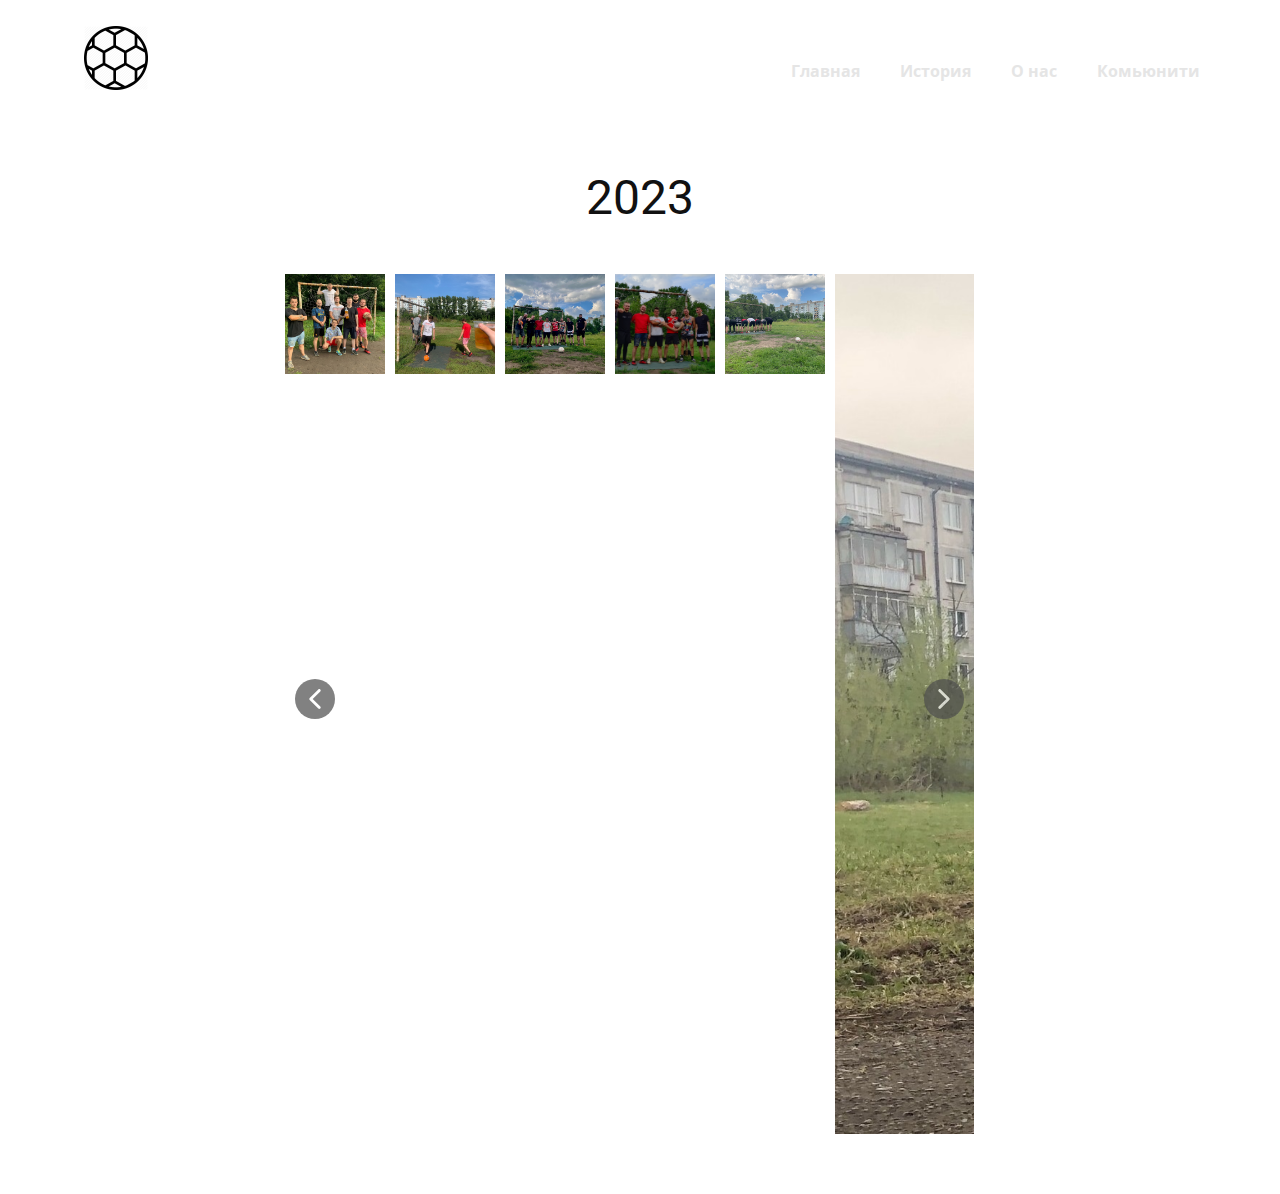
<file: 2023.html>
<!DOCTYPE html>
<html style="font-size: 16px;" lang="ru"><head>
    <meta name="viewport" content="width=device-width, initial-scale=1.0">
    <meta charset="utf-8">
    <meta name="keywords" content="2023">
    <meta name="description" content="">
    <title>2023</title>
    <link rel="stylesheet" href="nicepage.css" media="screen">
<link rel="stylesheet" href="2023.css" media="screen">
    <script class="u-script" type="text/javascript" src="jquery.js" defer=""></script>
    <script class="u-script" type="text/javascript" src="nicepage.js" defer=""></script>
    <meta name="generator" content="Nicepage 6.2.1, nicepage.com">
    <link id="u-theme-google-font" rel="stylesheet" href="https://fonts.googleapis.com/css?family=Roboto:100,100i,300,300i,400,400i,500,500i,700,700i,900,900i|Open+Sans:300,300i,400,400i,500,500i,600,600i,700,700i,800,800i">
    
    
    
    <script type="application/ld+json">{
		"@context": "http://schema.org",
		"@type": "Organization",
		"name": "",
		"logo": "images/pngwing.com.png"
}</script>
    <meta name="theme-color" content="#478ac9">
    <meta property="og:title" content="2023">
    <meta property="og:type" content="website">
  <meta data-intl-tel-input-cdn-path="intlTelInput/"></head>
  <body data-path-to-root="./" data-include-products="false" class="u-body u-xl-mode" data-lang="ru"><header class="u-clearfix u-header u-header" id="sec-965c"><div class="u-clearfix u-sheet u-sheet-1">
        <a href="https://nicepage.com" class="u-image u-logo u-image-1" data-image-width="512" data-image-height="512">
          <img src="images/pngwing.com.png" class="u-logo-image u-logo-image-1">
        </a>
        <nav class="u-menu u-menu-one-level u-offcanvas u-menu-1" data-responsive-from="MD">
          <div class="menu-collapse" style="font-size: 1rem; letter-spacing: 0px; font-weight: 700;">
            <a class="u-button-style u-custom-active-border-color u-custom-active-color u-custom-border u-custom-border-color u-custom-borders u-custom-color u-custom-hover-border-color u-custom-hover-color u-custom-left-right-menu-spacing u-custom-padding-bottom u-custom-text-active-color u-custom-text-color u-custom-text-hover-color u-custom-top-bottom-menu-spacing u-nav-link u-text-active-palette-1-base u-text-hover-palette-2-base u-text-palette-1-light-2" href="#">
              <svg class="u-svg-link" viewBox="0 0 24 24"><use xmlns:xlink="http://www.w3.org/1999/xlink" xlink:href="#menu-hamburger"></use></svg>
              <svg class="u-svg-content" version="1.1" id="menu-hamburger" viewBox="0 0 16 16" x="0px" y="0px" xmlns:xlink="http://www.w3.org/1999/xlink" xmlns="http://www.w3.org/2000/svg"><g><rect y="1" width="16" height="2"></rect><rect y="7" width="16" height="2"></rect><rect y="13" width="16" height="2"></rect>
</g></svg>
            </a>
          </div>
          <div class="u-custom-menu u-nav-container">
            <ul class="u-nav u-spacing-20 u-unstyled u-nav-1"><li class="u-nav-item"><a class="u-border-active-palette-1-base u-border-hover-palette-1-base u-button-style u-nav-link u-text-active-palette-1-light-1 u-text-grey-10 u-text-hover-palette-1-light-2" href="Главная.html" style="padding: 10px;">Главная</a>
</li><li class="u-nav-item"><a class="u-border-active-palette-1-base u-border-hover-palette-1-base u-button-style u-nav-link u-text-active-palette-1-light-1 u-text-grey-10 u-text-hover-palette-1-light-2" href="История.html" style="padding: 10px;">История</a>
</li><li class="u-nav-item"><a class="u-border-active-palette-1-base u-border-hover-palette-1-base u-button-style u-nav-link u-text-active-palette-1-light-1 u-text-grey-10 u-text-hover-palette-1-light-2" href="О-нас.html" style="padding: 10px;">О нас</a>
</li><li class="u-nav-item"><a class="u-border-active-palette-1-base u-border-hover-palette-1-base u-button-style u-nav-link u-text-active-palette-1-light-1 u-text-grey-10 u-text-hover-palette-1-light-2" href="Комьюнити.html" style="padding: 10px;">Комьюнити</a>
</li></ul>
          </div>
          <div class="u-custom-menu u-nav-container-collapse">
            <div class="u-black u-container-style u-inner-container-layout u-opacity u-opacity-95 u-sidenav">
              <div class="u-inner-container-layout u-sidenav-overflow">
                <div class="u-menu-close"></div>
                <ul class="u-align-center u-nav u-popupmenu-items u-unstyled u-nav-2"><li class="u-nav-item"><a class="u-button-style u-nav-link" href="Главная.html">Главная</a>
</li><li class="u-nav-item"><a class="u-button-style u-nav-link" href="История.html">История</a>
</li><li class="u-nav-item"><a class="u-button-style u-nav-link" href="О-нас.html">О нас</a>
</li><li class="u-nav-item"><a class="u-button-style u-nav-link" href="Комьюнити.html">Комьюнити</a>
</li></ul>
              </div>
            </div>
            <div class="u-black u-menu-overlay u-opacity u-opacity-70"></div>
          </div>
        </nav>
      </div></header>
    <section class="u-align-center u-clearfix u-section-1" id="sec-7f35">
      <div class="u-clearfix u-sheet u-sheet-1">
        <h1 class="u-text u-text-default u-text-1">2023</h1>
        <div class="u-carousel u-expanded-width-xs u-gallery u-layout-thumbnails u-lightbox u-no-transition u-show-text-always u-gallery-1" id="carousel-6022" data-interval="5000" data-u-ride="carousel">
          <div class="u-carousel-inner u-gallery-inner" role="listbox">
            <div class="u-active u-carousel-item u-gallery-item u-carousel-item-1">
              <div class="u-back-slide" data-image-width="2560" data-image-height="1920">
                <img class="u-back-image u-expanded" src="images/t2tKvrhLlPE.jpg">
              </div>
              <div class="u-over-slide u-over-slide-1">
                <h3 class="u-gallery-heading">Sample Title</h3>
                <p class="u-gallery-text">Sample Text</p>
              </div>
            </div>
            <div class="u-carousel-item u-gallery-item u-carousel-item-2" data-image-width="2560" data-image-height="1920">
              <div class="u-back-slide">
                <img class="u-back-image u-expanded" src="images/gco9_RcIj9E.jpg">
              </div>
              <div class="u-over-slide u-over-slide-2"></div>
              <style data-mode="XL" data-visited="true"></style>
              <style data-mode="LG"></style>
              <style data-mode="MD"></style>
              <style data-mode="SM"></style>
              <style data-mode="XS"></style>
            </div>
            <div class="u-carousel-item u-gallery-item u-carousel-item-3" data-image-width="2560" data-image-height="1920">
              <div class="u-back-slide">
                <img class="u-back-image u-expanded" src="images/WTN68ggjEDE.jpg">
              </div>
              <div class="u-over-slide u-over-slide-3"></div>
              <style data-mode="XL" data-visited="true"></style>
              <style data-mode="LG"></style>
              <style data-mode="MD"></style>
              <style data-mode="SM"></style>
              <style data-mode="XS"></style>
            </div>
            <div class="u-carousel-item u-gallery-item u-carousel-item-4">
              <div class="u-back-slide" data-image-width="2399" data-image-height="1211">
                <img class="u-back-image u-expanded" src="images/snapedit_1704568130585.png">
              </div>
              <div class="u-over-slide u-over-slide-4">
                <h3 class="u-gallery-heading">Sample Title</h3>
                <p class="u-gallery-text">Sample Text</p>
              </div>
            </div>
            <div class="u-carousel-item u-gallery-item u-carousel-item-5" data-image-width="2836" data-image-height="1875">
              <div class="u-back-slide" data-image-width="2560" data-image-height="1920">
                <img class="u-back-image u-expanded" src="images/DMEkgNjjEHU.jpg">
              </div>
              <div class="u-over-slide u-over-slide-5">
                <h3 class="u-gallery-heading">Sample Title</h3>
                <p class="u-gallery-text">Sample Text</p>
              </div>
            </div>
            <div class="u-carousel-item u-gallery-item u-carousel-item-6" data-image-width="1917" data-image-height="1193">
              <div class="u-back-slide">
                <img class="u-back-image u-expanded" src="images/9n2.jpg">
              </div>
              <div class="u-over-slide u-over-slide-6"></div>
              <style data-mode="XL" data-visited="true"></style>
              <style data-mode="LG"></style>
              <style data-mode="MD"></style>
              <style data-mode="SM"></style>
              <style data-mode="XS"></style>
            </div>
            <div class="u-carousel-item u-gallery-item u-carousel-item-7" data-image-width="2560" data-image-height="1920">
              <div class="u-back-slide">
                <img class="u-back-image u-expanded" src="images/9.jpg">
              </div>
              <div class="u-over-slide u-over-slide-7"></div>
              <style data-mode="XL" data-visited="true"></style>
              <style data-mode="LG"></style>
              <style data-mode="MD"></style>
              <style data-mode="SM"></style>
              <style data-mode="XS"></style>
            </div>
          </div>
          <a class="u-absolute-vcenter u-carousel-control u-carousel-control-prev u-grey-70 u-icon-circle u-opacity u-opacity-70 u-spacing-10 u-text-white u-carousel-control-1" href="#carousel-6022" role="button" data-u-slide="prev">
            <span aria-hidden="true">
              <svg viewBox="0 0 451.847 451.847"><path d="M97.141,225.92c0-8.095,3.091-16.192,9.259-22.366L300.689,9.27c12.359-12.359,32.397-12.359,44.751,0
c12.354,12.354,12.354,32.388,0,44.748L173.525,225.92l171.903,171.909c12.354,12.354,12.354,32.391,0,44.744
c-12.354,12.365-32.386,12.365-44.745,0l-194.29-194.281C100.226,242.115,97.141,234.018,97.141,225.92z"></path></svg>
            </span>
            <span class="sr-only">
              <svg viewBox="0 0 451.847 451.847"><path d="M97.141,225.92c0-8.095,3.091-16.192,9.259-22.366L300.689,9.27c12.359-12.359,32.397-12.359,44.751,0
c12.354,12.354,12.354,32.388,0,44.748L173.525,225.92l171.903,171.909c12.354,12.354,12.354,32.391,0,44.744
c-12.354,12.365-32.386,12.365-44.745,0l-194.29-194.281C100.226,242.115,97.141,234.018,97.141,225.92z"></path></svg>
            </span>
          </a>
          <a class="u-absolute-vcenter u-carousel-control u-carousel-control-next u-grey-70 u-icon-circle u-opacity u-opacity-70 u-spacing-10 u-text-white u-carousel-control-2" href="#carousel-6022" role="button" data-u-slide="next">
            <span aria-hidden="true">
              <svg viewBox="0 0 451.846 451.847"><path d="M345.441,248.292L151.154,442.573c-12.359,12.365-32.397,12.365-44.75,0c-12.354-12.354-12.354-32.391,0-44.744
L278.318,225.92L106.409,54.017c-12.354-12.359-12.354-32.394,0-44.748c12.354-12.359,32.391-12.359,44.75,0l194.287,194.284
c6.177,6.18,9.262,14.271,9.262,22.366C354.708,234.018,351.617,242.115,345.441,248.292z"></path></svg>
            </span>
            <span class="sr-only">
              <svg viewBox="0 0 451.846 451.847"><path d="M345.441,248.292L151.154,442.573c-12.359,12.365-32.397,12.365-44.75,0c-12.354-12.354-12.354-32.391,0-44.744
L278.318,225.92L106.409,54.017c-12.354-12.359-12.354-32.394,0-44.748c12.354-12.359,32.391-12.359,44.75,0l194.287,194.284
c6.177,6.18,9.262,14.271,9.262,22.366C354.708,234.018,351.617,242.115,345.441,248.292z"></path></svg>
            </span>
          </a>
          <ol class="u-carousel-thumbnails u-spacing-10 u-carousel-thumbnails-1">
            <li class="u-active u-carousel-thumbnail u-carousel-thumbnail-1" data-u-target="#carousel-6022" data-u-slide-to="0">
              <img class="u-carousel-thumbnail-image u-image" src="images/t2tKvrhLlPE.jpg">
            </li>
            <li class="u-carousel-thumbnail u-carousel-thumbnail-2" data-u-target="#carousel-6022" data-u-slide-to="1">
              <img class="u-carousel-thumbnail-image u-image" src="images/gco9_RcIj9E.jpg">
            </li>
            <li class="u-carousel-thumbnail u-carousel-thumbnail-3" data-u-target="#carousel-6022" data-u-slide-to="2">
              <img class="u-carousel-thumbnail-image u-image" src="images/WTN68ggjEDE.jpg">
            </li>
            <li class="u-carousel-thumbnail u-carousel-thumbnail-4" data-u-target="#carousel-6022" data-u-slide-to="3">
              <img class="u-carousel-thumbnail-image u-image" src="images/snapedit_1704568130585.png">
            </li>
            <li class="u-carousel-thumbnail u-carousel-thumbnail-5" data-u-target="#carousel-6022" data-u-slide-to="4">
              <img class="u-carousel-thumbnail-image u-image" src="images/DMEkgNjjEHU.jpg">
            </li>
            <li class="u-carousel-thumbnail u-carousel-thumbnail-6" data-u-target="#carousel-6022" data-u-slide-to="5">
              <img class="u-carousel-thumbnail-image u-image" src="images/9n2.jpg">
            </li>
            <li class="u-carousel-thumbnail u-carousel-thumbnail-7" data-u-target="#carousel-6022" data-u-slide-to="6">
              <img class="u-carousel-thumbnail-image u-image" src="images/9.jpg">
            </li>
          </ol>
        </div>
      </div>
    </section>
    
    
    
    
    
  
</body></html>
</file>
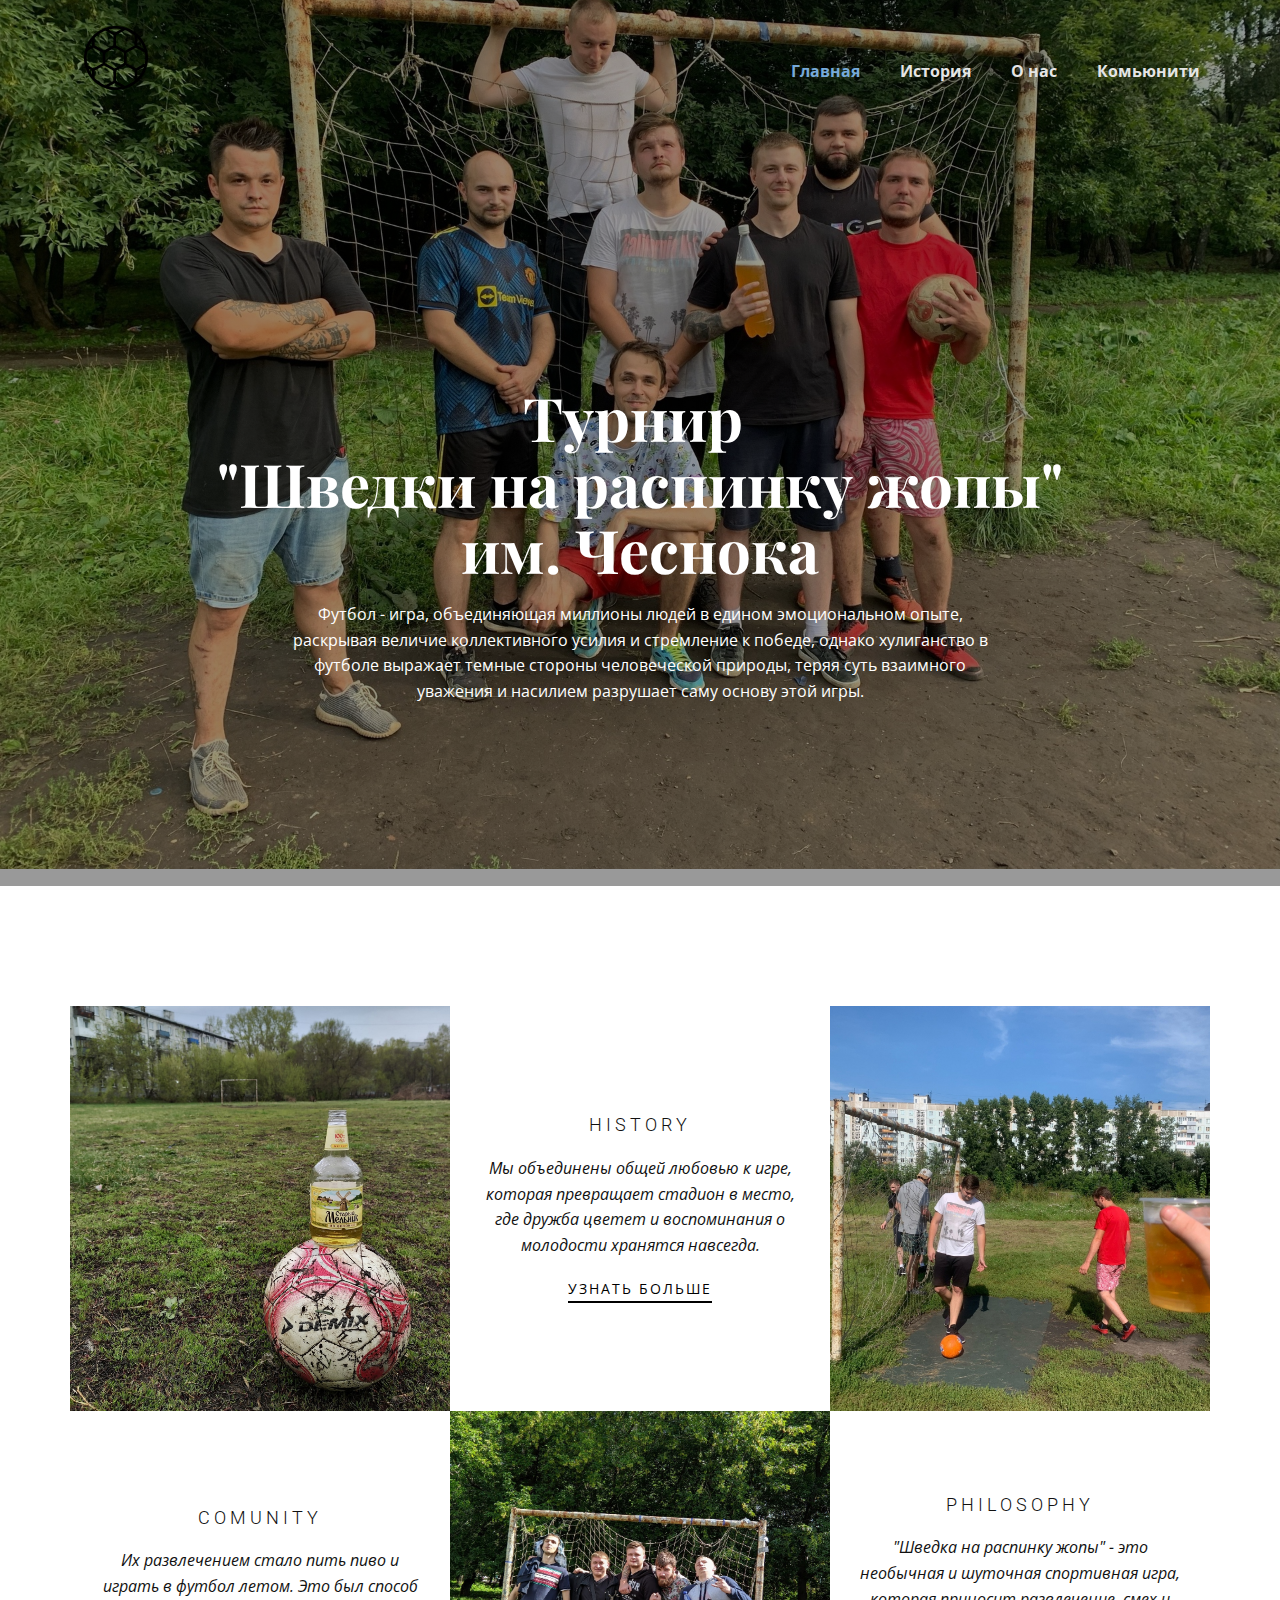
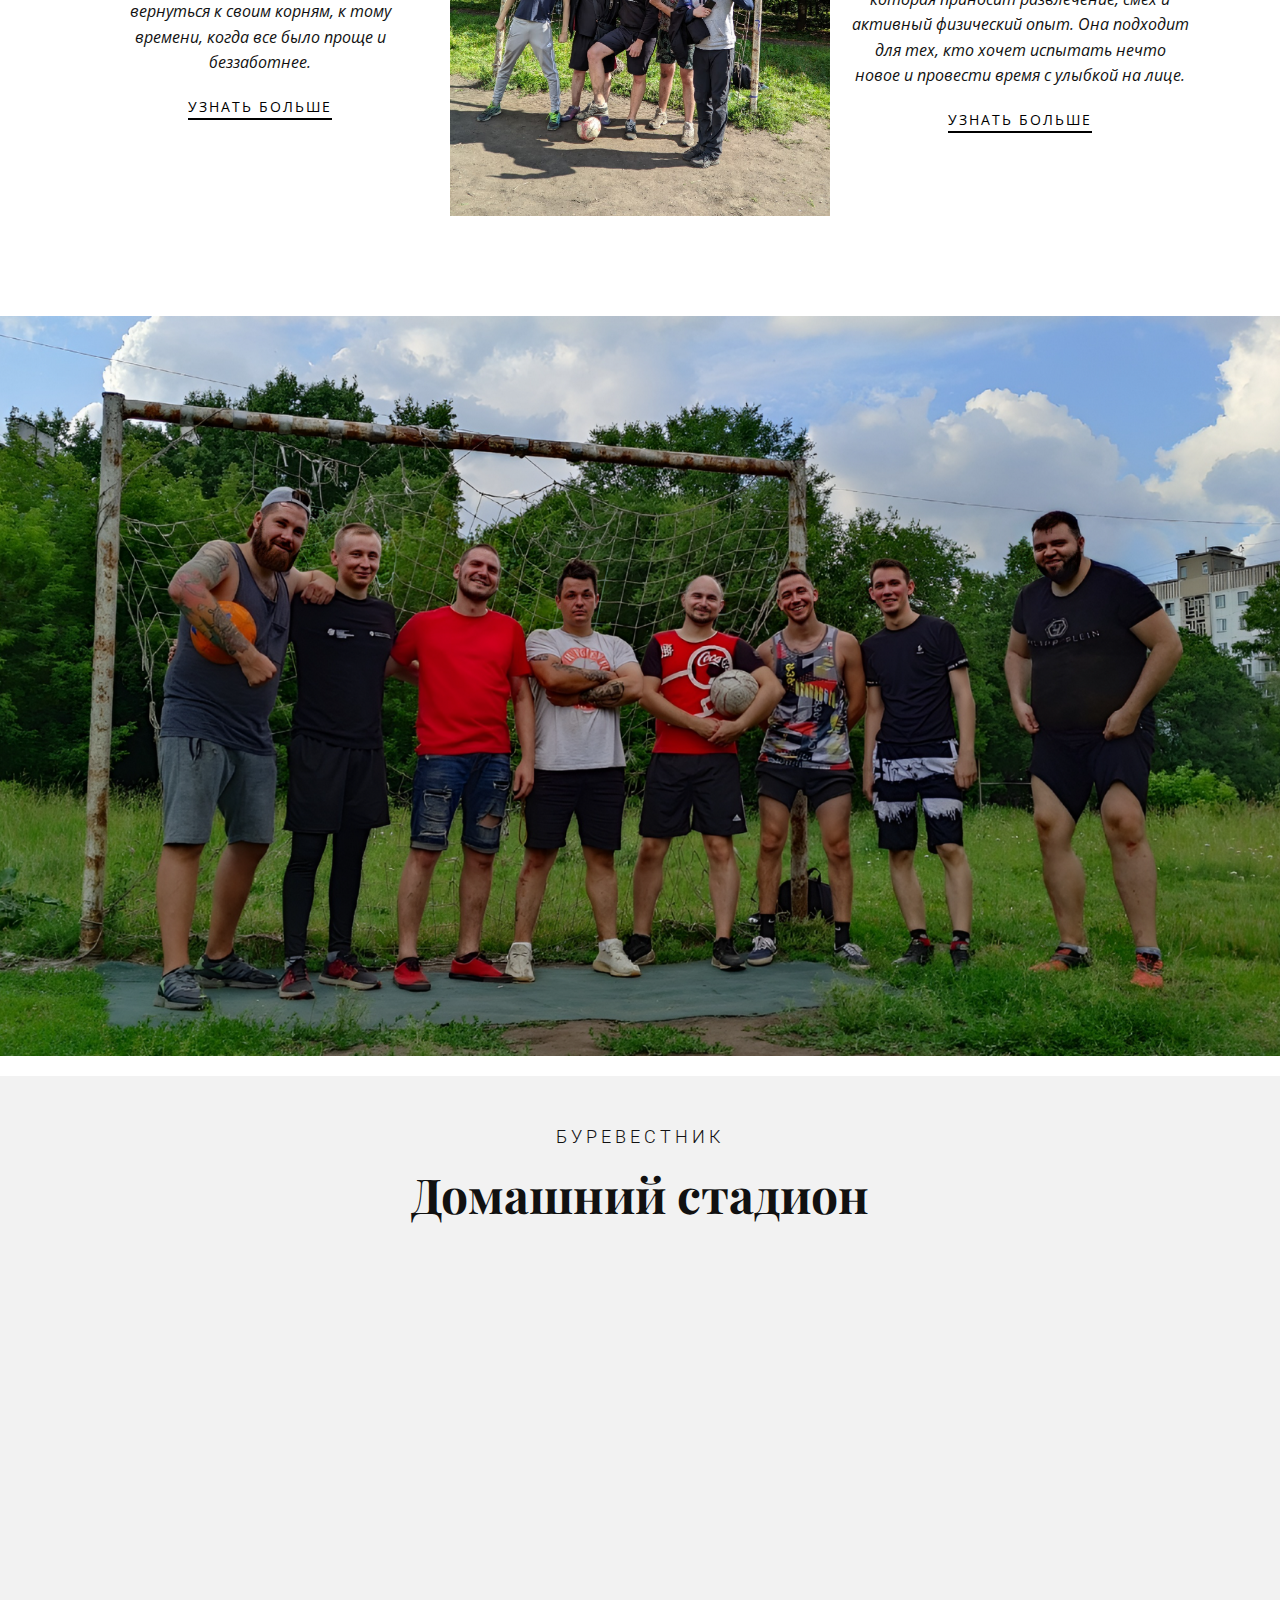
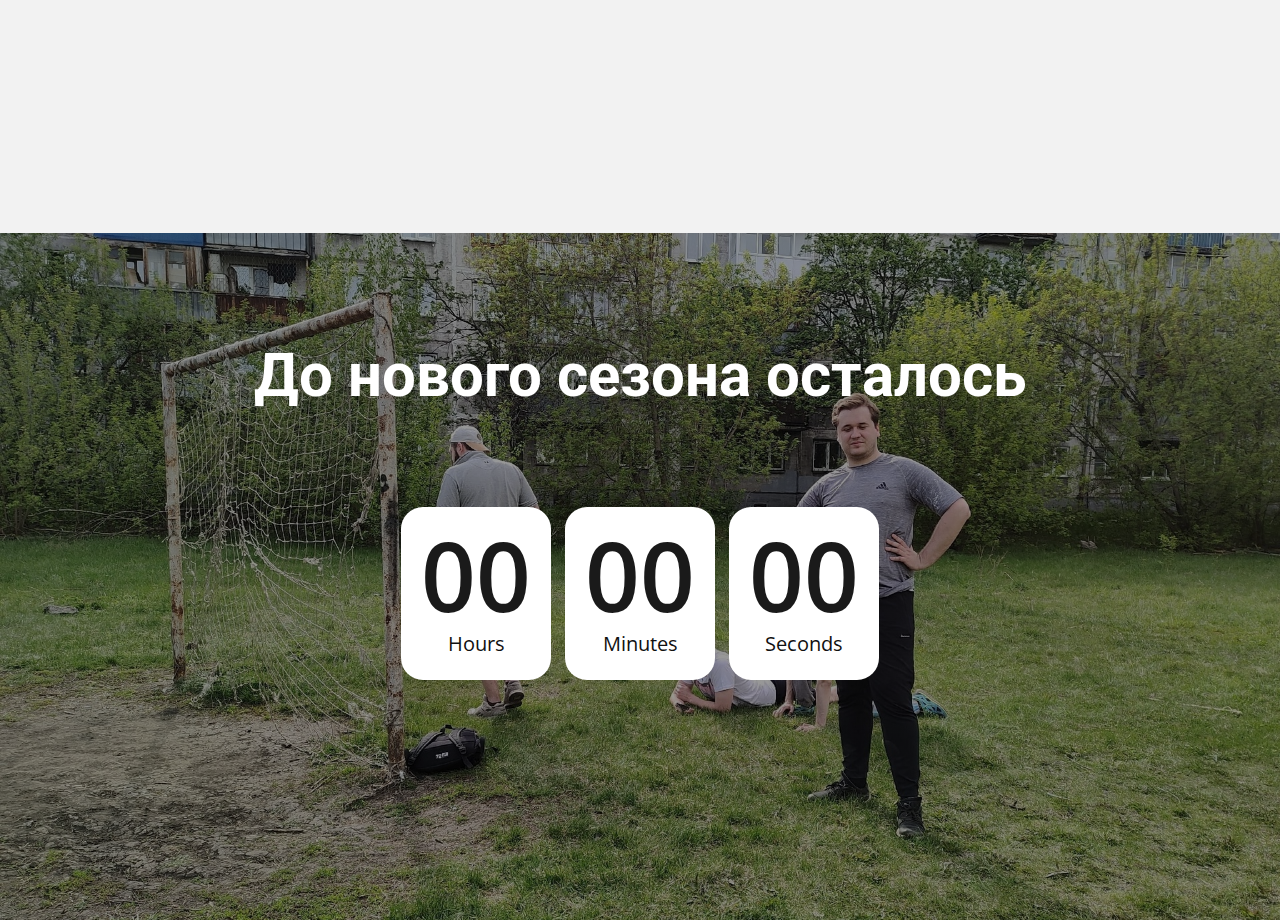
<file: Главная.html>
<!DOCTYPE html>
<html style="font-size: 16px;" lang="ru"><head>
    <meta name="viewport" content="width=device-width, initial-scale=1.0">
    <meta charset="utf-8">
    <meta name="keywords" content="One Step to Making a Good Start, Delicious From The Chef, Health is the most precious, Reviews, Learn&nbsp;Cooking&nbsp;Online">
    <meta name="description" content="">
    <title>Главная</title>
    <link rel="stylesheet" href="nicepage.css" media="screen">
<link rel="stylesheet" href="Главная.css" media="screen">
    <script class="u-script" type="text/javascript" src="jquery.js" defer=""></script>
    <script class="u-script" type="text/javascript" src="nicepage.js" defer=""></script>
    <meta name="generator" content="Nicepage 6.2.1, nicepage.com">
    <link id="u-theme-google-font" rel="stylesheet" href="https://fonts.googleapis.com/css?family=Roboto:100,100i,300,300i,400,400i,500,500i,700,700i,900,900i|Open+Sans:300,300i,400,400i,500,500i,600,600i,700,700i,800,800i">
    <link id="u-page-google-font" rel="stylesheet" href="https://fonts.googleapis.com/css?family=Playfair+Display:400,400i,500,500i,600,600i,700,700i,800,800i,900,900i">
    
    
    
    
    
    
    
    <script type="application/ld+json">{
		"@context": "http://schema.org",
		"@type": "Organization",
		"name": "",
		"logo": "images/pngwing.com.png"
}</script>
    <meta name="theme-color" content="#478ac9">
    <meta property="og:title" content="Главная">
    <meta property="og:type" content="website">
  <meta data-intl-tel-input-cdn-path="intlTelInput/"></head>
  <body data-path-to-root="./" data-include-products="false" class="u-body u-overlap u-xl-mode" data-lang="ru"><header class="u-clearfix u-header u-header" id="sec-965c"><div class="u-clearfix u-sheet u-sheet-1">
        <a href="https://nicepage.com" class="u-image u-logo u-image-1" data-image-width="512" data-image-height="512">
          <img src="images/pngwing.com.png" class="u-logo-image u-logo-image-1">
        </a>
        <nav class="u-menu u-menu-one-level u-offcanvas u-menu-1" data-responsive-from="MD">
          <div class="menu-collapse" style="font-size: 1rem; letter-spacing: 0px; font-weight: 700;">
            <a class="u-button-style u-custom-active-border-color u-custom-active-color u-custom-border u-custom-border-color u-custom-borders u-custom-color u-custom-hover-border-color u-custom-hover-color u-custom-left-right-menu-spacing u-custom-padding-bottom u-custom-text-active-color u-custom-text-color u-custom-text-hover-color u-custom-top-bottom-menu-spacing u-nav-link u-text-active-palette-1-base u-text-hover-palette-2-base u-text-palette-1-light-2" href="#">
              <svg class="u-svg-link" viewBox="0 0 24 24"><use xmlns:xlink="http://www.w3.org/1999/xlink" xlink:href="#menu-hamburger"></use></svg>
              <svg class="u-svg-content" version="1.1" id="menu-hamburger" viewBox="0 0 16 16" x="0px" y="0px" xmlns:xlink="http://www.w3.org/1999/xlink" xmlns="http://www.w3.org/2000/svg"><g><rect y="1" width="16" height="2"></rect><rect y="7" width="16" height="2"></rect><rect y="13" width="16" height="2"></rect>
</g></svg>
            </a>
          </div>
          <div class="u-custom-menu u-nav-container">
            <ul class="u-nav u-spacing-20 u-unstyled u-nav-1"><li class="u-nav-item"><a class="u-border-active-palette-1-base u-border-hover-palette-1-base u-button-style u-nav-link u-text-active-palette-1-light-1 u-text-grey-10 u-text-hover-palette-1-light-2" href="Главная.html" style="padding: 10px;">Главная</a>
</li><li class="u-nav-item"><a class="u-border-active-palette-1-base u-border-hover-palette-1-base u-button-style u-nav-link u-text-active-palette-1-light-1 u-text-grey-10 u-text-hover-palette-1-light-2" href="История.html" style="padding: 10px;">История</a>
</li><li class="u-nav-item"><a class="u-border-active-palette-1-base u-border-hover-palette-1-base u-button-style u-nav-link u-text-active-palette-1-light-1 u-text-grey-10 u-text-hover-palette-1-light-2" href="О-нас.html" style="padding: 10px;">О нас</a>
</li><li class="u-nav-item"><a class="u-border-active-palette-1-base u-border-hover-palette-1-base u-button-style u-nav-link u-text-active-palette-1-light-1 u-text-grey-10 u-text-hover-palette-1-light-2" href="Комьюнити.html" style="padding: 10px;">Комьюнити</a>
</li></ul>
          </div>
          <div class="u-custom-menu u-nav-container-collapse">
            <div class="u-black u-container-style u-inner-container-layout u-opacity u-opacity-95 u-sidenav">
              <div class="u-inner-container-layout u-sidenav-overflow">
                <div class="u-menu-close"></div>
                <ul class="u-align-center u-nav u-popupmenu-items u-unstyled u-nav-2"><li class="u-nav-item"><a class="u-button-style u-nav-link" href="Главная.html">Главная</a>
</li><li class="u-nav-item"><a class="u-button-style u-nav-link" href="История.html">История</a>
</li><li class="u-nav-item"><a class="u-button-style u-nav-link" href="О-нас.html">О нас</a>
</li><li class="u-nav-item"><a class="u-button-style u-nav-link" href="Комьюнити.html">Комьюнити</a>
</li></ul>
              </div>
            </div>
            <div class="u-black u-menu-overlay u-opacity u-opacity-70"></div>
          </div>
        </nav>
      </div></header>
    <section class="skrollable u-align-center u-clearfix u-image u-parallax u-shading u-section-1" id="carousel_548d" data-image-width="2560" data-image-height="1920">
      <div class="u-clearfix u-sheet u-sheet-1">
        <h1 class="u-custom-font u-font-playfair-display u-text u-text-1">Турнир&nbsp;<br>"Шведки на распинку жопы" им. Чеснока
        </h1>
        <p class="u-text u-text-2"> Футбол - игра, объединяющая миллионы людей в едином эмоциональном опыте, раскрывая величие коллективного усилия и стремление к победе, однако хулиганство в футболе выражает темные стороны человеческой природы, теряя суть взаимного уважения и насилием разрушает саму основу этой игры.</p>
      </div>
    </section>
    <section class="u-clearfix u-section-2" id="carousel_2722">
      <div class="u-clearfix u-sheet u-sheet-1">
        <div class="data-layout-selected u-clearfix u-expanded-width u-layout-wrap u-layout-wrap-1">
          <div class="u-layout">
            <div class="u-layout-col">
              <div class="u-size-30">
                <div class="u-layout-row">
                  <div class="u-container-style u-image u-layout-cell u-left-cell u-size-20 u-image-1" data-image-width="1620" data-image-height="2160">
                    <div class="u-container-layout u-container-layout-1"></div>
                  </div>
                  <div class="u-container-style u-layout-cell u-size-20 u-layout-cell-2">
                    <div class="u-container-layout u-valign-middle u-container-layout-2">
                      <h6 class="u-align-center u-text u-text-default u-text-1">history</h6>
                      <p class="u-align-center u-text u-text-default u-text-2"> Мы объединены общей любовью к игре, которая превращает стадион в место, где дружба цветет и воспоминания о молодости хранятся навсегда.</p>
                      <a href="История.html" class="u-active-none u-border-2 u-border-black u-border-no-left u-border-no-right u-border-no-top u-btn u-btn-rectangle u-button-style u-hover-none u-none u-btn-1">Узнать больше</a>
                    </div>
                  </div>
                  <div class="u-container-style u-image u-layout-cell u-right-cell u-size-20 u-image-2" data-image-width="2560" data-image-height="1920">
                    <div class="u-container-layout u-container-layout-3"></div>
                  </div>
                </div>
              </div>
              <div class="u-size-30">
                <div class="u-layout-row">
                  <div class="u-container-style u-layout-cell u-left-cell u-size-20 u-layout-cell-4">
                    <div class="u-container-layout u-valign-middle u-container-layout-4">
                      <h6 class="u-align-center u-text u-text-default u-text-3">comunity</h6>
                      <p class="u-align-center u-text u-text-default u-text-4"> Их развлечением стало пить пиво и играть в футбол летом. Это был способ вернуться к своим корням, к тому времени, когда все было проще и беззаботнее.</p>
                      <a href="Комьюнити.html" class="u-active-none u-border-2 u-border-black u-border-no-left u-border-no-right u-border-no-top u-btn u-btn-rectangle u-button-style u-hover-none u-none u-btn-2">Узнать больше</a>
                    </div>
                  </div>
                  <div class="u-container-style u-image u-layout-cell u-size-20 u-image-3" data-image-width="1200" data-image-height="1600">
                    <div class="u-container-layout u-container-layout-5"></div>
                  </div>
                  <div class="u-container-style u-layout-cell u-right-cell u-size-20 u-layout-cell-6">
                    <div class="u-container-layout u-valign-middle u-container-layout-6">
                      <h6 class="u-align-center u-text u-text-default u-text-5">philosophy</h6>
                      <p class="u-align-center u-text u-text-6"> "Шведка на распинку жопы" - это необычная и шуточная спортивная игра, которая приносит развлечение, смех и активный физический опыт. Она подходит для тех, кто хочет испытать нечто новое и провести время с улыбкой на лице.</p>
                      <a href="О-нас.html" class="u-active-none u-border-2 u-border-black u-border-no-left u-border-no-right u-border-no-top u-btn u-btn-rectangle u-button-style u-hover-none u-none u-btn-3">Узнать больше</a>
                    </div>
                  </div>
                </div>
              </div>
            </div>
          </div>
        </div>
      </div>
    </section>
    <section class="u-align-right u-clearfix u-image u-section-3" id="carousel_096e" data-image-width="2399" data-image-height="1211">
      <div class="u-clearfix u-sheet u-sheet-1"></div>
    </section>
    <section class="u-align-center u-clearfix u-grey-5 u-section-4" id="carousel_f940">
      <div class="u-clearfix u-sheet u-sheet-1">
        <h6 class="u-text u-text-default u-text-1">Буревестник</h6>
        <h2 class="u-custom-font u-font-playfair-display u-text u-text-default u-text-2">Домашний стадион</h2>
        <div class="custom-expanded u-clearfix u-custom-html u-expanded-width-lg u-expanded-width-md u-expanded-width-sm u-expanded-width-xl u-custom-html-1">
          <iframe src="https://yandex.ru/map-widget/v1/?um=constructor%3A1d4a1881336e30420cac8c381eba4684f690dc2bc367bed4a1143ee29ae1e648&amp;source=constructor" width="100%" height="515" frameborder="0"></iframe>
        </div>
      </div>
    </section>
    <section class="u-align-center u-clearfix u-image u-shading u-section-5" data-image-width="2560" data-image-height="1920" id="sec-7b32">
      <div class="u-clearfix u-sheet u-sheet-1">
        <h2 class="u-text u-text-default u-text-1"> До нового сезона осталось</h2>
        <div class="u-countdown u-countdown-1" data-target-date="Sat, 01 Jun 2024 02:59:13 GMT" data-type="to-date" data-for="everyone" data-time-left="15755m" data-timer-id="5ce0" data-target-number="100" data-direction="down" data-start-time="Fri Nov 26 2021 19:36:26 GMT+0300 (Москва, стандартное время)" data-frequency="1s" data-after-count="none" data-redirect-url="https://" data-count-animation="slide">
          <div class="u-countdown-wrapper u-spacing-14">
            <div class="u-countdown-item u-countdown-years u-hidden u-radius-22 u-spacing-5 u-white u-countdown-item-1">
              <div class="u-countdown-counter u-spacing-0 u-countdown-counter-1"><div class="u-countdown-number u-text-grey-90">0</div><div class="u-countdown-number u-hidden u-text-grey-90">0</div></div>
              <div class="u-countdown-label u-countdown-label-1">Years</div>
            </div>
            <div class="u-countdown-separator u-hidden u-text-grey-90 u-countdown-separator-1"></div>
            <div class="u-countdown-days u-countdown-item u-radius-22 u-spacing-5 u-white u-countdown-item-2">
              <div class="u-countdown-counter u-spacing-0 u-countdown-counter-2"><div class="u-countdown-number u-text-grey-90">1</div><div class="u-countdown-number u-text-grey-90">4</div><div class="u-countdown-number u-text-grey-90">2</div></div>
              <div class="u-countdown-label u-countdown-label-2">Days</div>
            </div>
            <div class="u-countdown-separator u-text-grey-90 u-countdown-separator-2"></div>
            <div class="u-countdown-hours u-countdown-item u-radius-22 u-spacing-5 u-white u-countdown-item-3">
              <div class="u-countdown-counter u-spacing-0 u-countdown-counter-3"><div class="u-countdown-number u-text-grey-90">1</div><div class="u-countdown-number u-text-grey-90">2</div></div>
              <div class="u-countdown-label u-countdown-label-3">Hours</div>
            </div>
            <div class="u-countdown-separator u-text-grey-90 u-countdown-separator-3"></div>
            <div class="u-countdown-item u-countdown-minutes u-radius-22 u-spacing-5 u-white u-countdown-item-4">
              <div class="u-countdown-counter u-spacing-0 u-countdown-counter-4"><div class="u-countdown-number u-text-grey-90">2</div><div class="u-countdown-number u-text-grey-90">3</div></div>
              <div class="u-countdown-label u-countdown-label-4">Minutes</div>
            </div>
            <div class="u-countdown-separator u-text-grey-90 u-countdown-separator-4"></div>
            <div class="u-countdown-item u-countdown-seconds u-radius-22 u-spacing-5 u-white u-countdown-item-5">
              <div class="u-countdown-counter u-spacing-0 u-countdown-counter-5"><div class="u-countdown-number u-text-grey-90">1</div><div class="u-countdown-number u-text-grey-90">6</div></div>
              <div class="u-countdown-label u-countdown-label-5">Seconds</div>
            </div>
            <div class="u-countdown-separator u-hidden u-text-grey-90 u-countdown-separator-5"></div>
            <div class="u-countdown-item u-countdown-numbers u-hidden u-radius-22 u-spacing-5 u-white u-countdown-item-6">
              <div class="u-countdown-counter u-spacing-0 u-countdown-counter-6"><div class="u-countdown-number u-text-grey-90">0</div><div class="u-countdown-number u-text-grey-90">0</div><div class="u-countdown-number u-text-grey-90">1</div><div class="u-countdown-number u-text-grey-90">0</div><div class="u-countdown-number u-text-grey-90">0</div></div>
              <div class="u-countdown-label u-countdown-label-6">Items</div>
            </div>
          </div>
          <div class="u-countdown-message u-hidden">
            <p>Sorry, the time is up.</p>
          </div>
        </div>
      </div>
    </section>
    
    
    
    
   
  
</body></html>
</file>
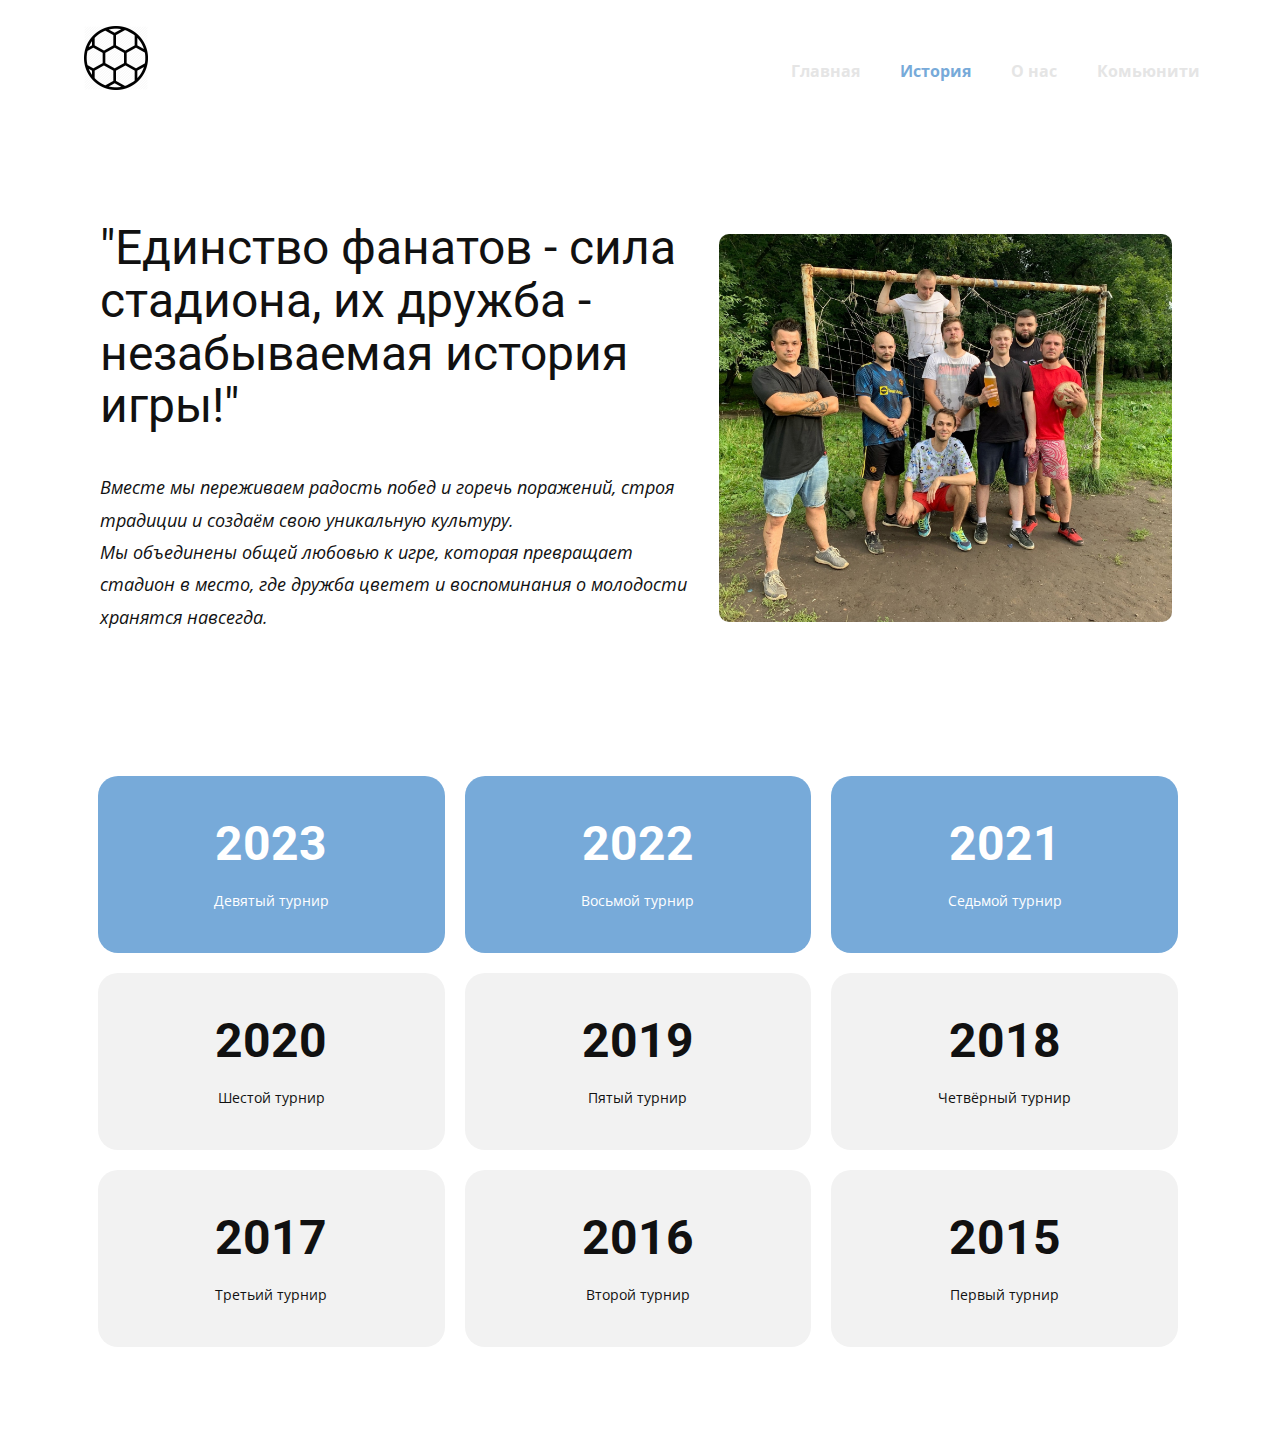
<file: История.html>
<!DOCTYPE html>
<html style="font-size: 16px;" lang="ru"><head>
    <meta name="viewport" content="width=device-width, initial-scale=1.0">
    <meta charset="utf-8">
    <meta name="keywords" content="​Works for you, even when you aren’t working, 2018, 2019, 2020, 2021, 2022, 2022, ​Flexible &amp;amp; reliable software, ​Mission, Vision &amp;amp; History, ​Solo, ​$74, ​Team, $199, ​How to start running today, ​Information partners, Testimonials">
    <meta name="description" content="">
    <title>История</title>
    <link rel="stylesheet" href="nicepage.css" media="screen">
<link rel="stylesheet" href="История.css" media="screen">
    <script class="u-script" type="text/javascript" src="jquery.js" defer=""></script>
    <script class="u-script" type="text/javascript" src="nicepage.js" defer=""></script>
    <meta name="generator" content="Nicepage 6.2.1, nicepage.com">
    <link id="u-theme-google-font" rel="stylesheet" href="https://fonts.googleapis.com/css?family=Roboto:100,100i,300,300i,400,400i,500,500i,700,700i,900,900i|Open+Sans:300,300i,400,400i,500,500i,600,600i,700,700i,800,800i">
    
    
    
    
    <script type="application/ld+json">{
		"@context": "http://schema.org",
		"@type": "Organization",
		"name": "",
		"logo": "images/pngwing.com.png"
}</script>
    <meta name="theme-color" content="#478ac9">
    <meta property="og:title" content="История">
    <meta property="og:type" content="website">
  <meta data-intl-tel-input-cdn-path="intlTelInput/"></head>
  <body data-path-to-root="./" data-include-products="false" class="u-body u-xl-mode" data-lang="ru"><header class="u-clearfix u-header u-header" id="sec-965c"><div class="u-clearfix u-sheet u-sheet-1">
        <a href="https://nicepage.com" class="u-image u-logo u-image-1" data-image-width="512" data-image-height="512">
          <img src="images/pngwing.com.png" class="u-logo-image u-logo-image-1">
        </a>
        <nav class="u-menu u-menu-one-level u-offcanvas u-menu-1" data-responsive-from="MD">
          <div class="menu-collapse" style="font-size: 1rem; letter-spacing: 0px; font-weight: 700;">
            <a class="u-button-style u-custom-active-border-color u-custom-active-color u-custom-border u-custom-border-color u-custom-borders u-custom-color u-custom-hover-border-color u-custom-hover-color u-custom-left-right-menu-spacing u-custom-padding-bottom u-custom-text-active-color u-custom-text-color u-custom-text-hover-color u-custom-top-bottom-menu-spacing u-nav-link u-text-active-palette-1-base u-text-hover-palette-2-base u-text-palette-1-light-2" href="#">
              <svg class="u-svg-link" viewBox="0 0 24 24"><use xmlns:xlink="http://www.w3.org/1999/xlink" xlink:href="#menu-hamburger"></use></svg>
              <svg class="u-svg-content" version="1.1" id="menu-hamburger" viewBox="0 0 16 16" x="0px" y="0px" xmlns:xlink="http://www.w3.org/1999/xlink" xmlns="http://www.w3.org/2000/svg"><g><rect y="1" width="16" height="2"></rect><rect y="7" width="16" height="2"></rect><rect y="13" width="16" height="2"></rect>
</g></svg>
            </a>
          </div>
          <div class="u-custom-menu u-nav-container">
            <ul class="u-nav u-spacing-20 u-unstyled u-nav-1"><li class="u-nav-item"><a class="u-border-active-palette-1-base u-border-hover-palette-1-base u-button-style u-nav-link u-text-active-palette-1-light-1 u-text-grey-10 u-text-hover-palette-1-light-2" href="Главная.html" style="padding: 10px;">Главная</a>
</li><li class="u-nav-item"><a class="u-border-active-palette-1-base u-border-hover-palette-1-base u-button-style u-nav-link u-text-active-palette-1-light-1 u-text-grey-10 u-text-hover-palette-1-light-2" href="История.html" style="padding: 10px;">История</a>
</li><li class="u-nav-item"><a class="u-border-active-palette-1-base u-border-hover-palette-1-base u-button-style u-nav-link u-text-active-palette-1-light-1 u-text-grey-10 u-text-hover-palette-1-light-2" href="О-нас.html" style="padding: 10px;">О нас</a>
</li><li class="u-nav-item"><a class="u-border-active-palette-1-base u-border-hover-palette-1-base u-button-style u-nav-link u-text-active-palette-1-light-1 u-text-grey-10 u-text-hover-palette-1-light-2" href="Комьюнити.html" style="padding: 10px;">Комьюнити</a>
</li></ul>
          </div>
          <div class="u-custom-menu u-nav-container-collapse">
            <div class="u-black u-container-style u-inner-container-layout u-opacity u-opacity-95 u-sidenav">
              <div class="u-inner-container-layout u-sidenav-overflow">
                <div class="u-menu-close"></div>
                <ul class="u-align-center u-nav u-popupmenu-items u-unstyled u-nav-2"><li class="u-nav-item"><a class="u-button-style u-nav-link" href="Главная.html">Главная</a>
</li><li class="u-nav-item"><a class="u-button-style u-nav-link" href="История.html">История</a>
</li><li class="u-nav-item"><a class="u-button-style u-nav-link" href="О-нас.html">О нас</a>
</li><li class="u-nav-item"><a class="u-button-style u-nav-link" href="Комьюнити.html">Комьюнити</a>
</li></ul>
              </div>
            </div>
            <div class="u-black u-menu-overlay u-opacity u-opacity-70"></div>
          </div>
        </nav>
      </div></header>
    <section class="u-clearfix u-section-1" id="carousel_883a">
      <div class="u-clearfix u-sheet u-sheet-1">
        <div class="u-container-align-left-md u-container-align-left-sm u-container-align-left-xs u-container-style u-group u-shape-rectangle u-group-1">
          <div class="u-container-layout u-valign-middle-sm u-container-layout-1">
            <h1 class="u-align-left u-text u-text-1"> "Единство фанатов - сила стадиона, их дружба - незабываемая история игры!"</h1>
            <p class="u-align-left u-text u-text-2" data-animation-name="" data-animation-duration="0" data-animation-delay="0" data-animation-direction=""> Вместе мы переживаем радость побед и горечь поражений, строя традиции и создаём свою уникальную культуру.&nbsp;<br>Мы объединены общей любовью к игре, которая превращает стадион в место, где дружба цветет и воспоминания о молодости хранятся навсегда.
            </p>
          </div>
        </div>
        <img class="u-expanded-width-xs u-image u-image-round u-radius u-image-1" alt="" data-image-width="2560" data-image-height="1920" src="images/t2tKvrhLlPE.jpg">
      </div>
    </section>
    <section class="u-clearfix u-section-2" id="carousel_d3ad">
      <div class="u-clearfix u-sheet u-valign-middle u-sheet-1">
        <div class="data-layout-selected u-clearfix u-expanded-width u-layout-wrap u-layout-wrap-1">
          <div class="u-layout">
            <div class="u-layout-row">
              <div class="u-container-style u-layout-cell u-size-60 u-layout-cell-1">
                <div class="u-container-layout u-valign-top u-container-layout-1">
                  <div class="custom-expanded u-list u-list-1">
                    <div class="u-repeater u-repeater-1">
                      <div class="u-container-align-center u-container-style u-custom-item u-list-item u-palette-1-light-1 u-radius-20 u-repeater-item u-shape-round u-list-item-1" data-href="2023.html">
                        <div class="u-container-layout u-similar-container u-container-layout-2">
                          <h2 class="u-align-center u-text u-text-default u-text-1">2023</h2>
                          <p class="u-align-center u-text u-text-default u-text-2">Девятый турнир</p>
                        </div>
                      </div>
                      <div class="u-container-style u-custom-item u-list-item u-palette-1-light-1 u-radius-20 u-repeater-item u-shape-round u-list-item-2" data-href="2022.html">
                        <div class="u-container-layout u-similar-container u-container-layout-3">
                          <h2 class="u-align-center u-text u-text-default u-text-3">2022</h2>
                          <p class="u-align-center u-text u-text-default u-text-4">Восьмой турнир</p>
                        </div>
                      </div>
                      <div class="u-container-style u-custom-item u-list-item u-palette-1-light-1 u-radius-20 u-repeater-item u-shape-round u-list-item-3" data-href="2021.html">
                        <div class="u-container-layout u-similar-container u-container-layout-4">
                          <h2 class="u-align-center u-text u-text-default u-text-5">2021</h2>
                          <p class="u-align-center u-text u-text-default u-text-6">Седьмой турнир</p>
                        </div>
                      </div>
                      <div class="u-container-align-center u-container-style u-custom-item u-grey-5 u-list-item u-radius-20 u-repeater-item u-shape-round u-list-item-4">
                        <div class="u-container-layout u-similar-container u-container-layout-5">
                          <h2 class="u-align-center u-text u-text-default u-text-7">2020</h2>
                          <p class="u-align-center u-text u-text-default u-text-8">Шестой турнир</p>
                        </div>
                      </div>
                      <div class="u-container-style u-custom-item u-grey-5 u-list-item u-radius-20 u-repeater-item u-shape-round u-list-item-5">
                        <div class="u-container-layout u-similar-container u-container-layout-6">
                          <h2 class="u-align-center u-text u-text-default u-text-9">2019</h2>
                          <p class="u-align-center u-text u-text-default u-text-10">Пятый турнир</p>
                        </div>
                      </div>
                      <div class="u-container-style u-custom-item u-grey-5 u-list-item u-radius-20 u-repeater-item u-shape-round u-list-item-6">
                        <div class="u-container-layout u-similar-container u-container-layout-7">
                          <h2 class="u-align-center u-text u-text-default u-text-11">2018</h2>
                          <p class="u-align-center u-text u-text-default u-text-12">Четвёрный турнир</p>
                        </div>
                      </div>
                      <div class="u-container-align-center u-container-style u-custom-item u-grey-5 u-list-item u-radius-20 u-repeater-item u-shape-round u-list-item-7">
                        <div class="u-container-layout u-similar-container u-container-layout-8">
                          <h2 class="u-align-center u-text u-text-default u-text-13">2017</h2>
                          <p class="u-align-center u-text u-text-default u-text-14">Третьий турнир</p>
                        </div>
                      </div>
                      <div class="u-container-style u-custom-item u-grey-5 u-list-item u-radius-20 u-repeater-item u-shape-round u-list-item-8">
                        <div class="u-container-layout u-similar-container u-container-layout-9">
                          <h2 class="u-align-center u-text u-text-default u-text-15">2016</h2>
                          <p class="u-align-center u-text u-text-default u-text-16">Второй турнир</p>
                        </div>
                      </div>
                      <div class="u-container-style u-custom-item u-grey-5 u-list-item u-radius-20 u-repeater-item u-shape-round u-list-item-9">
                        <div class="u-container-layout u-similar-container u-container-layout-10">
                          <h2 class="u-align-center u-text u-text-default u-text-17">2015</h2>
                          <p class="u-align-center u-text u-text-default u-text-18"> Первый&nbsp;турнир</p>
                        </div>
                      </div>
                    </div>
                  </div>
                </div>
              </div>
            </div>
          </div>
        </div>
      </div>
    </section>
    
    
    
    

  
</body></html>
</file>
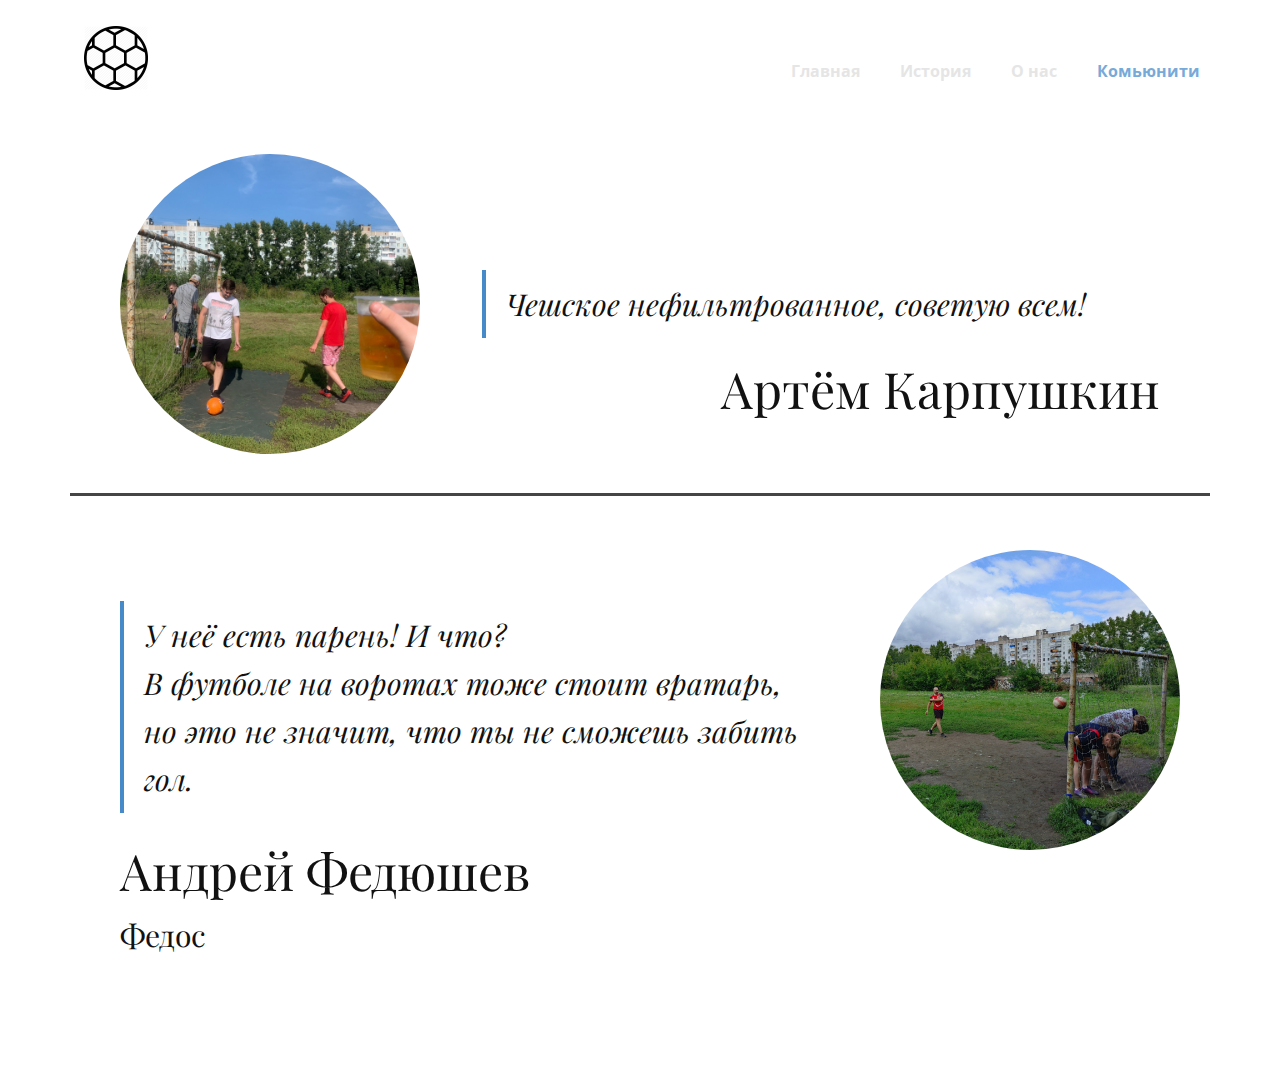
<file: Комьюнити.html>
<!DOCTYPE html>
<html style="font-size: 16px;" lang="ru"><head>
    <meta name="viewport" content="width=device-width, initial-scale=1.0">
    <meta charset="utf-8">
    <meta name="keywords" content="Артём Карпушкин​, Андрей Федюшев">
    <meta name="description" content="">
    <title>Комьюнити</title>
    <link rel="stylesheet" href="nicepage.css" media="screen">
<link rel="stylesheet" href="Комьюнити.css" media="screen">
    <script class="u-script" type="text/javascript" src="jquery.js" defer=""></script>
    <script class="u-script" type="text/javascript" src="nicepage.js" defer=""></script>
    <meta name="generator" content="Nicepage 6.2.1, nicepage.com">
    <link id="u-theme-google-font" rel="stylesheet" href="https://fonts.googleapis.com/css?family=Roboto:100,100i,300,300i,400,400i,500,500i,700,700i,900,900i|Open+Sans:300,300i,400,400i,500,500i,600,600i,700,700i,800,800i">
    <link id="u-page-google-font" rel="stylesheet" href="https://fonts.googleapis.com/css?family=Playfair+Display:400,400i,500,500i,600,600i,700,700i,800,800i,900,900i">
    
    
    
    <script type="application/ld+json">{
		"@context": "http://schema.org",
		"@type": "Organization",
		"name": "",
		"logo": "images/pngwing.com.png"
}</script>
    <meta name="theme-color" content="#478ac9">
    <meta property="og:title" content="Комьюнити">
    <meta property="og:type" content="website">
  <meta data-intl-tel-input-cdn-path="intlTelInput/"></head>
  <body data-path-to-root="./" data-include-products="false" class="u-body u-xl-mode" data-lang="ru"><header class="u-clearfix u-header u-header" id="sec-965c"><div class="u-clearfix u-sheet u-sheet-1">
        <a href="https://nicepage.com" class="u-image u-logo u-image-1" data-image-width="512" data-image-height="512">
          <img src="images/pngwing.com.png" class="u-logo-image u-logo-image-1">
        </a>
        <nav class="u-menu u-menu-one-level u-offcanvas u-menu-1" data-responsive-from="MD">
          <div class="menu-collapse" style="font-size: 1rem; letter-spacing: 0px; font-weight: 700;">
            <a class="u-button-style u-custom-active-border-color u-custom-active-color u-custom-border u-custom-border-color u-custom-borders u-custom-color u-custom-hover-border-color u-custom-hover-color u-custom-left-right-menu-spacing u-custom-padding-bottom u-custom-text-active-color u-custom-text-color u-custom-text-hover-color u-custom-top-bottom-menu-spacing u-nav-link u-text-active-palette-1-base u-text-hover-palette-2-base u-text-palette-1-light-2" href="#">
              <svg class="u-svg-link" viewBox="0 0 24 24"><use xmlns:xlink="http://www.w3.org/1999/xlink" xlink:href="#menu-hamburger"></use></svg>
              <svg class="u-svg-content" version="1.1" id="menu-hamburger" viewBox="0 0 16 16" x="0px" y="0px" xmlns:xlink="http://www.w3.org/1999/xlink" xmlns="http://www.w3.org/2000/svg"><g><rect y="1" width="16" height="2"></rect><rect y="7" width="16" height="2"></rect><rect y="13" width="16" height="2"></rect>
</g></svg>
            </a>
          </div>
          <div class="u-custom-menu u-nav-container">
            <ul class="u-nav u-spacing-20 u-unstyled u-nav-1"><li class="u-nav-item"><a class="u-border-active-palette-1-base u-border-hover-palette-1-base u-button-style u-nav-link u-text-active-palette-1-light-1 u-text-grey-10 u-text-hover-palette-1-light-2" href="Главная.html" style="padding: 10px;">Главная</a>
</li><li class="u-nav-item"><a class="u-border-active-palette-1-base u-border-hover-palette-1-base u-button-style u-nav-link u-text-active-palette-1-light-1 u-text-grey-10 u-text-hover-palette-1-light-2" href="История.html" style="padding: 10px;">История</a>
</li><li class="u-nav-item"><a class="u-border-active-palette-1-base u-border-hover-palette-1-base u-button-style u-nav-link u-text-active-palette-1-light-1 u-text-grey-10 u-text-hover-palette-1-light-2" href="О-нас.html" style="padding: 10px;">О нас</a>
</li><li class="u-nav-item"><a class="u-border-active-palette-1-base u-border-hover-palette-1-base u-button-style u-nav-link u-text-active-palette-1-light-1 u-text-grey-10 u-text-hover-palette-1-light-2" href="Комьюнити.html" style="padding: 10px;">Комьюнити</a>
</li></ul>
          </div>
          <div class="u-custom-menu u-nav-container-collapse">
            <div class="u-black u-container-style u-inner-container-layout u-opacity u-opacity-95 u-sidenav">
              <div class="u-inner-container-layout u-sidenav-overflow">
                <div class="u-menu-close"></div>
                <ul class="u-align-center u-nav u-popupmenu-items u-unstyled u-nav-2"><li class="u-nav-item"><a class="u-button-style u-nav-link" href="Главная.html">Главная</a>
</li><li class="u-nav-item"><a class="u-button-style u-nav-link" href="История.html">История</a>
</li><li class="u-nav-item"><a class="u-button-style u-nav-link" href="О-нас.html">О нас</a>
</li><li class="u-nav-item"><a class="u-button-style u-nav-link" href="Комьюнити.html">Комьюнити</a>
</li></ul>
              </div>
            </div>
            <div class="u-black u-menu-overlay u-opacity u-opacity-70"></div>
          </div>
        </nav>
      </div></header>
    <section class="u-clearfix u-section-1" id="sec-c7c5">
      <div class="u-clearfix u-sheet u-sheet-1">
        <div class="u-image u-image-circle u-image-1" alt="" data-image-width="2560" data-image-height="1920"></div>
        <blockquote class="u-custom-font u-font-playfair-display u-text u-text-1">Чешское нефильтрованное, советую всем!</blockquote>
        <h1 class="u-align-right u-custom-font u-font-playfair-display u-text u-title u-text-2">Артём Карпушкин </h1>
        <div class="u-border-3 u-border-grey-dark-1 u-expanded-width u-line u-line-horizontal u-line-1"></div>
        <div class="u-image u-image-circle u-image-2" alt="" data-image-width="1600" data-image-height="1200"></div>
        <blockquote class="u-align-left u-custom-font u-font-playfair-display u-text u-text-3"> У неё есть парень! И что?&nbsp;<br>В футболе на воротах тоже стоит вратарь, но это не значит, что ты не сможешь забить гол.
        </blockquote>
        <h1 class="u-align-left u-custom-font u-font-playfair-display u-text u-title u-text-4">Андрей Федюшев</h1>
        <p class="u-align-left u-custom-font u-font-playfair-display u-text u-text-5">Федос</p>
      </div>
    </section>
    
    
    

  
</body></html>
</file>
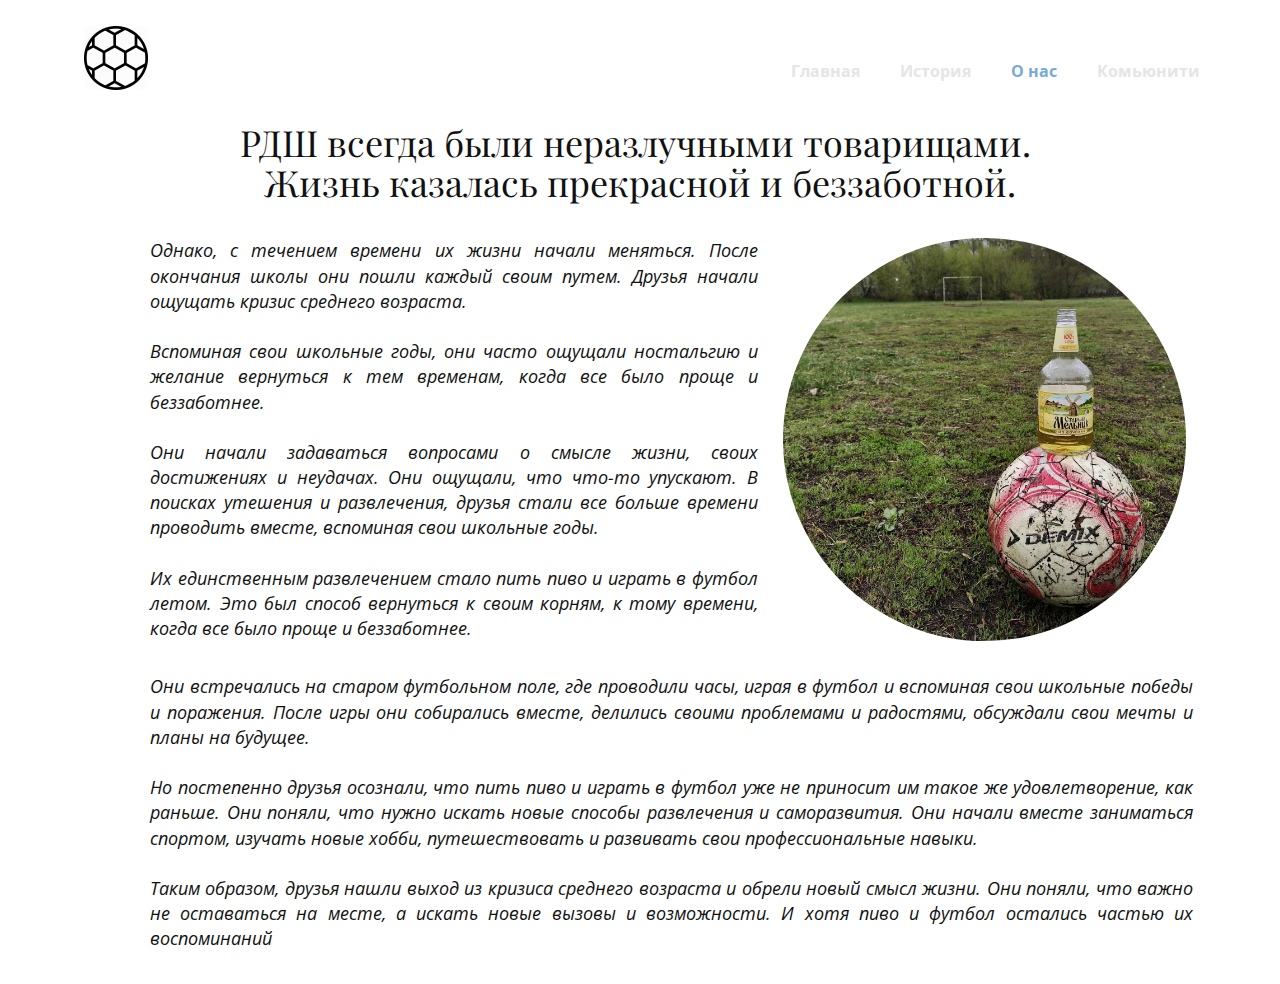
<file: О-нас.html>
<!DOCTYPE html>
<html style="font-size: 16px;" lang="ru"><head>
    <meta name="viewport" content="width=device-width, initial-scale=1.0">
    <meta charset="utf-8">
    <meta name="keywords" content="​​РДШ всегда были неразлучными товарищами. Жизнь казалась прекрасной и беззаботной.">
    <meta name="description" content="">
    <title>О нас</title>
    <link rel="stylesheet" href="nicepage.css" media="screen">
<link rel="stylesheet" href="О-нас.css" media="screen">
    <script class="u-script" type="text/javascript" src="jquery.js" defer=""></script>
    <script class="u-script" type="text/javascript" src="nicepage.js" defer=""></script>
    <meta name="generator" content="Nicepage 6.2.1, nicepage.com">
    <link id="u-theme-google-font" rel="stylesheet" href="https://fonts.googleapis.com/css?family=Roboto:100,100i,300,300i,400,400i,500,500i,700,700i,900,900i|Open+Sans:300,300i,400,400i,500,500i,600,600i,700,700i,800,800i">
    <link id="u-page-google-font" rel="stylesheet" href="https://fonts.googleapis.com/css?family=Playfair+Display:400,400i,500,500i,600,600i,700,700i,800,800i,900,900i">
    
    
    
    <script type="application/ld+json">{
		"@context": "http://schema.org",
		"@type": "Organization",
		"name": "",
		"logo": "images/pngwing.com.png"
}</script>
    <meta name="theme-color" content="#478ac9">
    <meta property="og:title" content="О нас">
    <meta property="og:type" content="website">
  <meta data-intl-tel-input-cdn-path="intlTelInput/"></head>
  <body data-path-to-root="./" data-include-products="false" class="u-body u-xl-mode" data-lang="ru"><header class="u-clearfix u-header u-header" id="sec-965c"><div class="u-clearfix u-sheet u-sheet-1">
        <a href="https://nicepage.com" class="u-image u-logo u-image-1" data-image-width="512" data-image-height="512">
          <img src="images/pngwing.com.png" class="u-logo-image u-logo-image-1">
        </a>
        <nav class="u-menu u-menu-one-level u-offcanvas u-menu-1" data-responsive-from="MD">
          <div class="menu-collapse" style="font-size: 1rem; letter-spacing: 0px; font-weight: 700;">
            <a class="u-button-style u-custom-active-border-color u-custom-active-color u-custom-border u-custom-border-color u-custom-borders u-custom-color u-custom-hover-border-color u-custom-hover-color u-custom-left-right-menu-spacing u-custom-padding-bottom u-custom-text-active-color u-custom-text-color u-custom-text-hover-color u-custom-top-bottom-menu-spacing u-nav-link u-text-active-palette-1-base u-text-hover-palette-2-base u-text-palette-1-light-2" href="#">
              <svg class="u-svg-link" viewBox="0 0 24 24"><use xmlns:xlink="http://www.w3.org/1999/xlink" xlink:href="#menu-hamburger"></use></svg>
              <svg class="u-svg-content" version="1.1" id="menu-hamburger" viewBox="0 0 16 16" x="0px" y="0px" xmlns:xlink="http://www.w3.org/1999/xlink" xmlns="http://www.w3.org/2000/svg"><g><rect y="1" width="16" height="2"></rect><rect y="7" width="16" height="2"></rect><rect y="13" width="16" height="2"></rect>
</g></svg>
            </a>
          </div>
          <div class="u-custom-menu u-nav-container">
            <ul class="u-nav u-spacing-20 u-unstyled u-nav-1"><li class="u-nav-item"><a class="u-border-active-palette-1-base u-border-hover-palette-1-base u-button-style u-nav-link u-text-active-palette-1-light-1 u-text-grey-10 u-text-hover-palette-1-light-2" href="Главная.html" style="padding: 10px;">Главная</a>
</li><li class="u-nav-item"><a class="u-border-active-palette-1-base u-border-hover-palette-1-base u-button-style u-nav-link u-text-active-palette-1-light-1 u-text-grey-10 u-text-hover-palette-1-light-2" href="История.html" style="padding: 10px;">История</a>
</li><li class="u-nav-item"><a class="u-border-active-palette-1-base u-border-hover-palette-1-base u-button-style u-nav-link u-text-active-palette-1-light-1 u-text-grey-10 u-text-hover-palette-1-light-2" href="О-нас.html" style="padding: 10px;">О нас</a>
</li><li class="u-nav-item"><a class="u-border-active-palette-1-base u-border-hover-palette-1-base u-button-style u-nav-link u-text-active-palette-1-light-1 u-text-grey-10 u-text-hover-palette-1-light-2" href="Комьюнити.html" style="padding: 10px;">Комьюнити</a>
</li></ul>
          </div>
          <div class="u-custom-menu u-nav-container-collapse">
            <div class="u-black u-container-style u-inner-container-layout u-opacity u-opacity-95 u-sidenav">
              <div class="u-inner-container-layout u-sidenav-overflow">
                <div class="u-menu-close"></div>
                <ul class="u-align-center u-nav u-popupmenu-items u-unstyled u-nav-2"><li class="u-nav-item"><a class="u-button-style u-nav-link" href="Главная.html">Главная</a>
</li><li class="u-nav-item"><a class="u-button-style u-nav-link" href="История.html">История</a>
</li><li class="u-nav-item"><a class="u-button-style u-nav-link" href="О-нас.html">О нас</a>
</li><li class="u-nav-item"><a class="u-button-style u-nav-link" href="Комьюнити.html">Комьюнити</a>
</li></ul>
              </div>
            </div>
            <div class="u-black u-menu-overlay u-opacity u-opacity-70"></div>
          </div>
        </nav>
      </div></header>
    <section class="u-clearfix u-section-1" id="sec-01ee">
      <div class="u-clearfix u-sheet u-sheet-1">
        <h1 class="u-align-center u-custom-font u-font-playfair-display u-text u-title u-text-1"> РДШ всегда были неразлучными товарищами.&nbsp;<br>Жизнь казалась прекрасной и беззаботной.
        </h1>
        <p class="u-align-justify u-text u-text-2">
          <br>Однако, с течением времени их жизни начали меняться. После окончания школы они пошли каждый своим путем. Друзья начали ощущать кризис среднего возраста.&nbsp;<br>
          <br>Вспоминая свои школьные годы, они часто ощущали ностальгию и желание вернуться к тем временам, когда все было проще и беззаботнее.<br>
          <br>Они начали задаваться вопросами о смысле жизни, своих достижениях и неудачах.&nbsp;Они ощущали, что что-то упускают. В поисках утешения и развлечения, друзья стали все больше времени проводить вместе, вспоминая свои школьные годы.<br>
          <br>Их единственным развлечением стало пить пиво и играть в футбол летом. Это был способ вернуться к своим корням, к тому времени, когда все было проще и беззаботнее.<br>
        </p>
        <div class="u-image u-image-circle u-image-1" alt="" data-image-width="1620" data-image-height="2160"></div>
        <p class="u-align-justify u-text u-text-3"> Они встречались на старом футбольном поле, где проводили часы, играя в футбол и вспоминая свои школьные победы и поражения. После игры они собирались вместе, делились своими проблемами и радостями, обсуждали свои мечты и планы на будущее.<br>
          <br>Но постепенно друзья осознали, что пить пиво и играть в футбол уже не приносит им такое же удовлетворение, как раньше. Они поняли, что нужно искать новые способы развлечения и саморазвития. Они начали вместе заниматься спортом, изучать новые хобби, путешествовать и развивать свои профессиональные навыки.<br>
          <br>Таким образом, друзья нашли выход из кризиса среднего возраста и обрели новый смысл жизни. Они поняли, что важно не оставаться на месте, а искать новые вызовы и возможности. И хотя пиво и футбол остались частью их воспоминаний
        </p>
      </div>
    </section>
    
    
    
    

  
</body></html>
</file>
